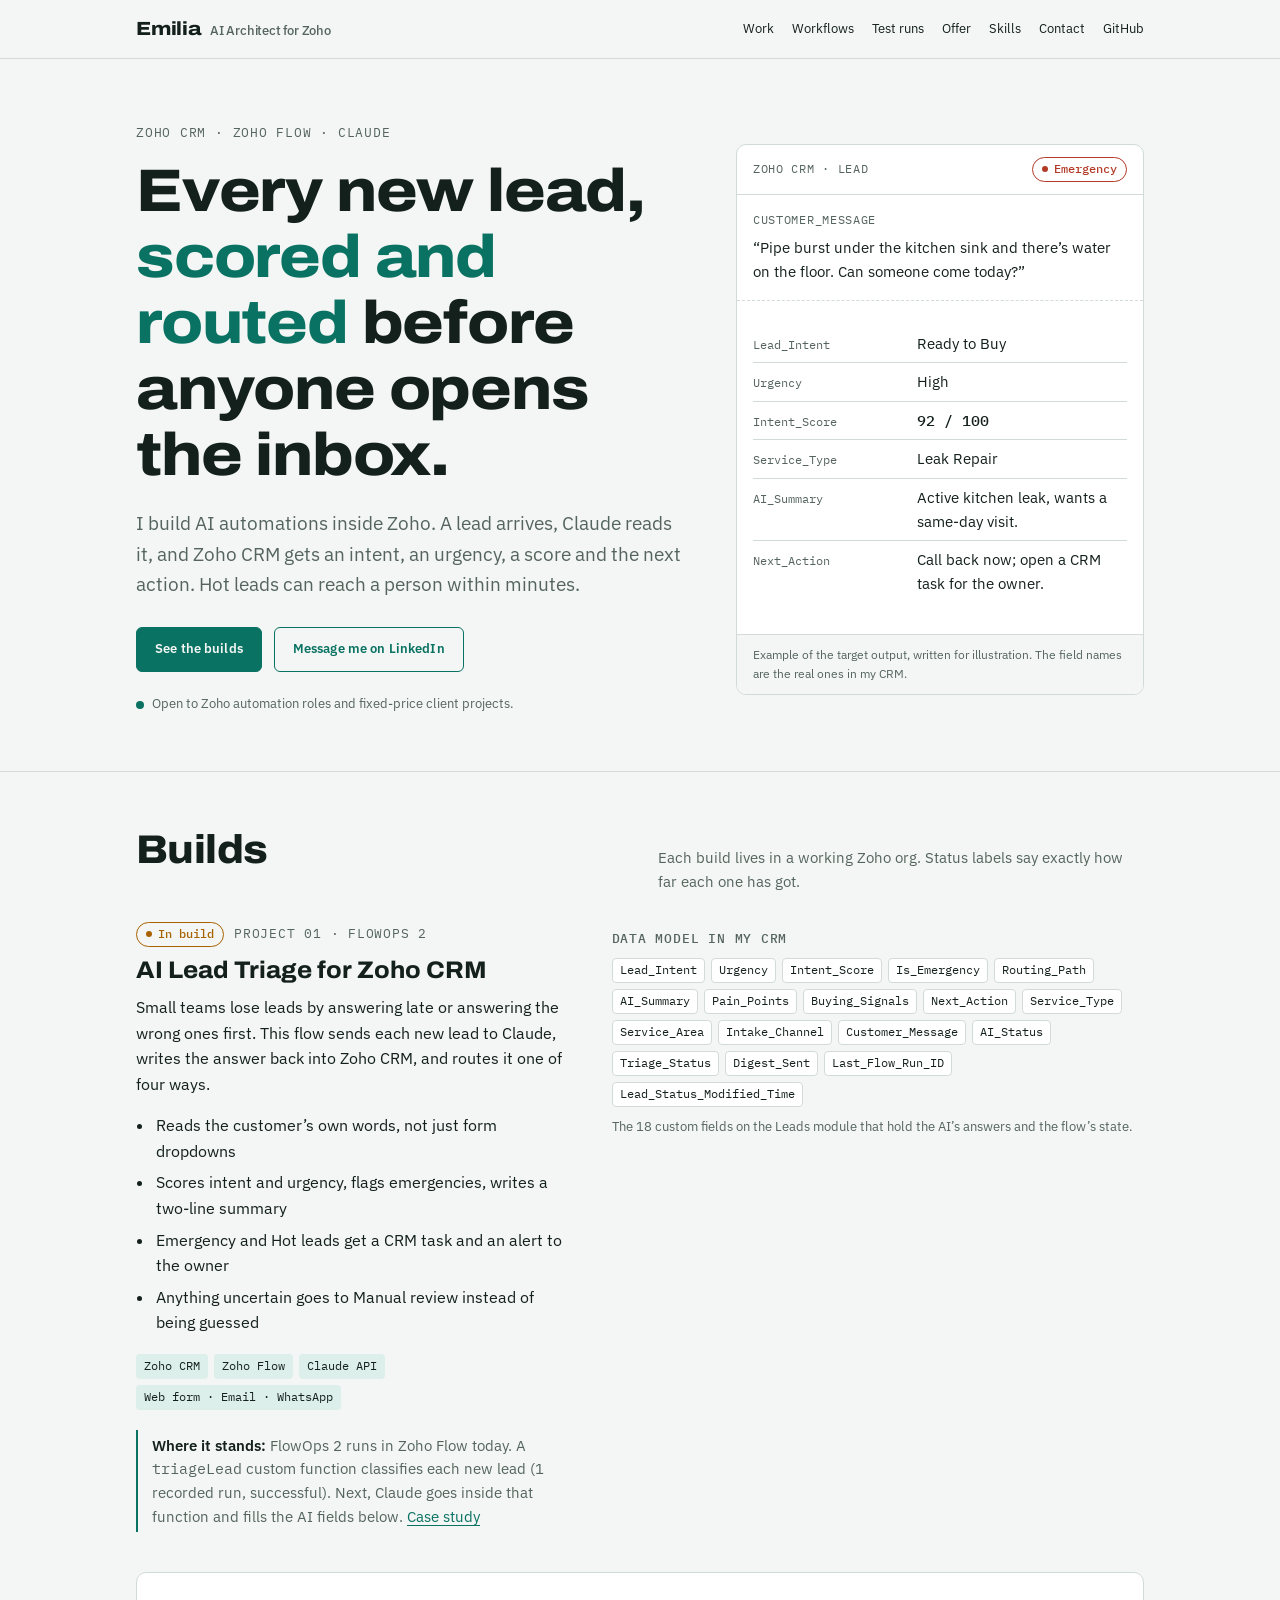
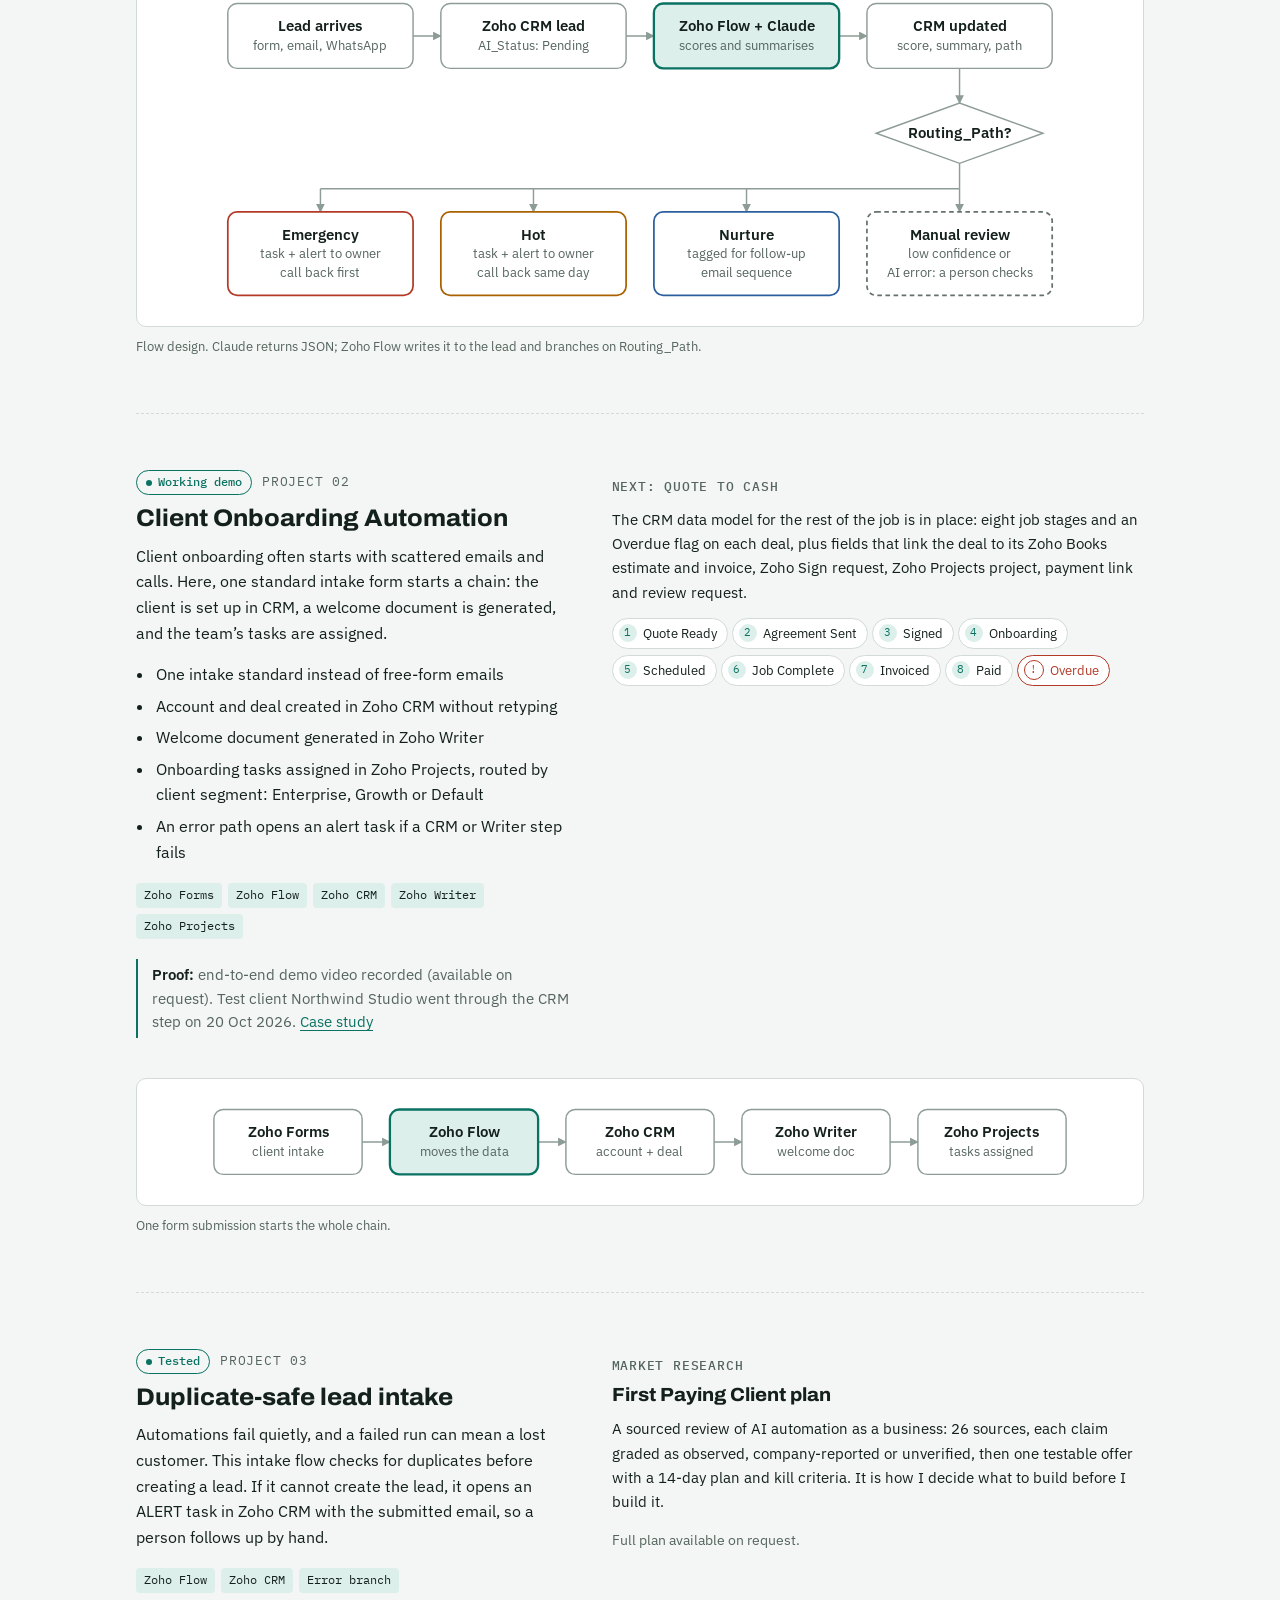
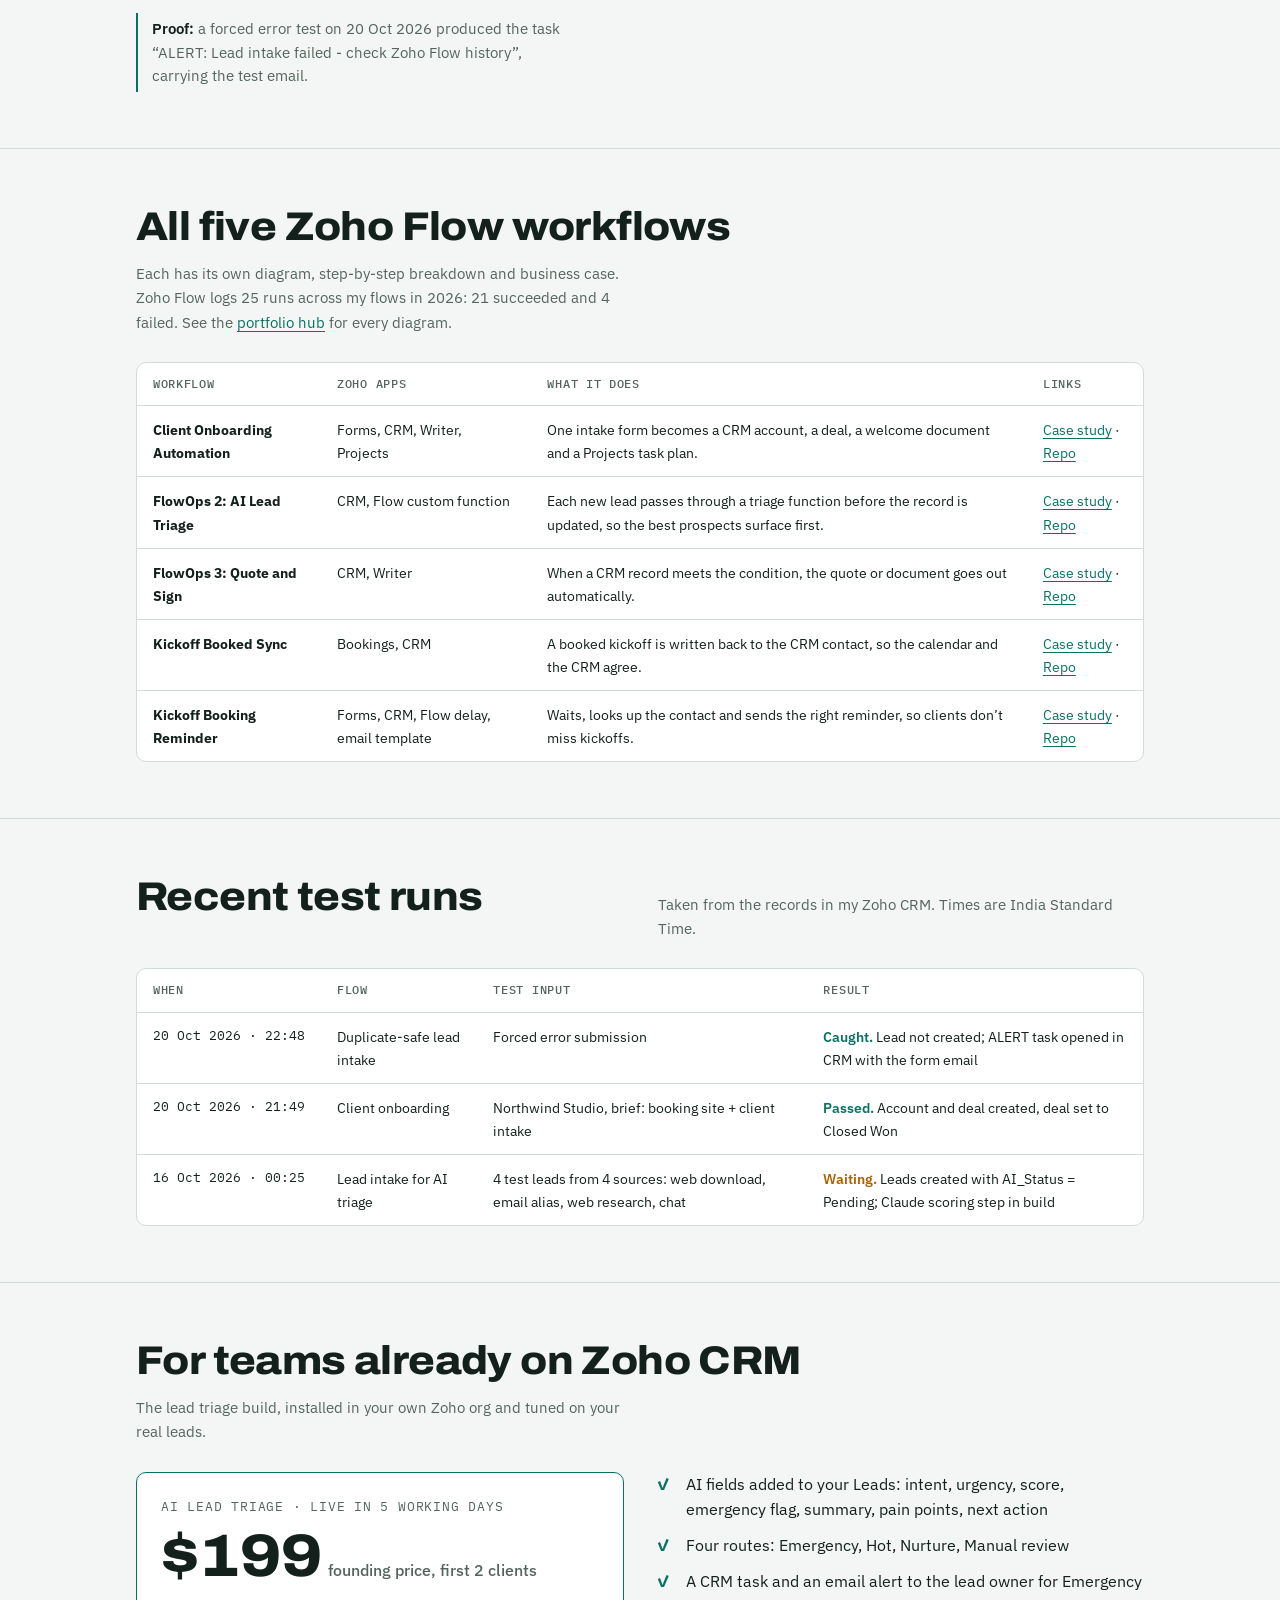
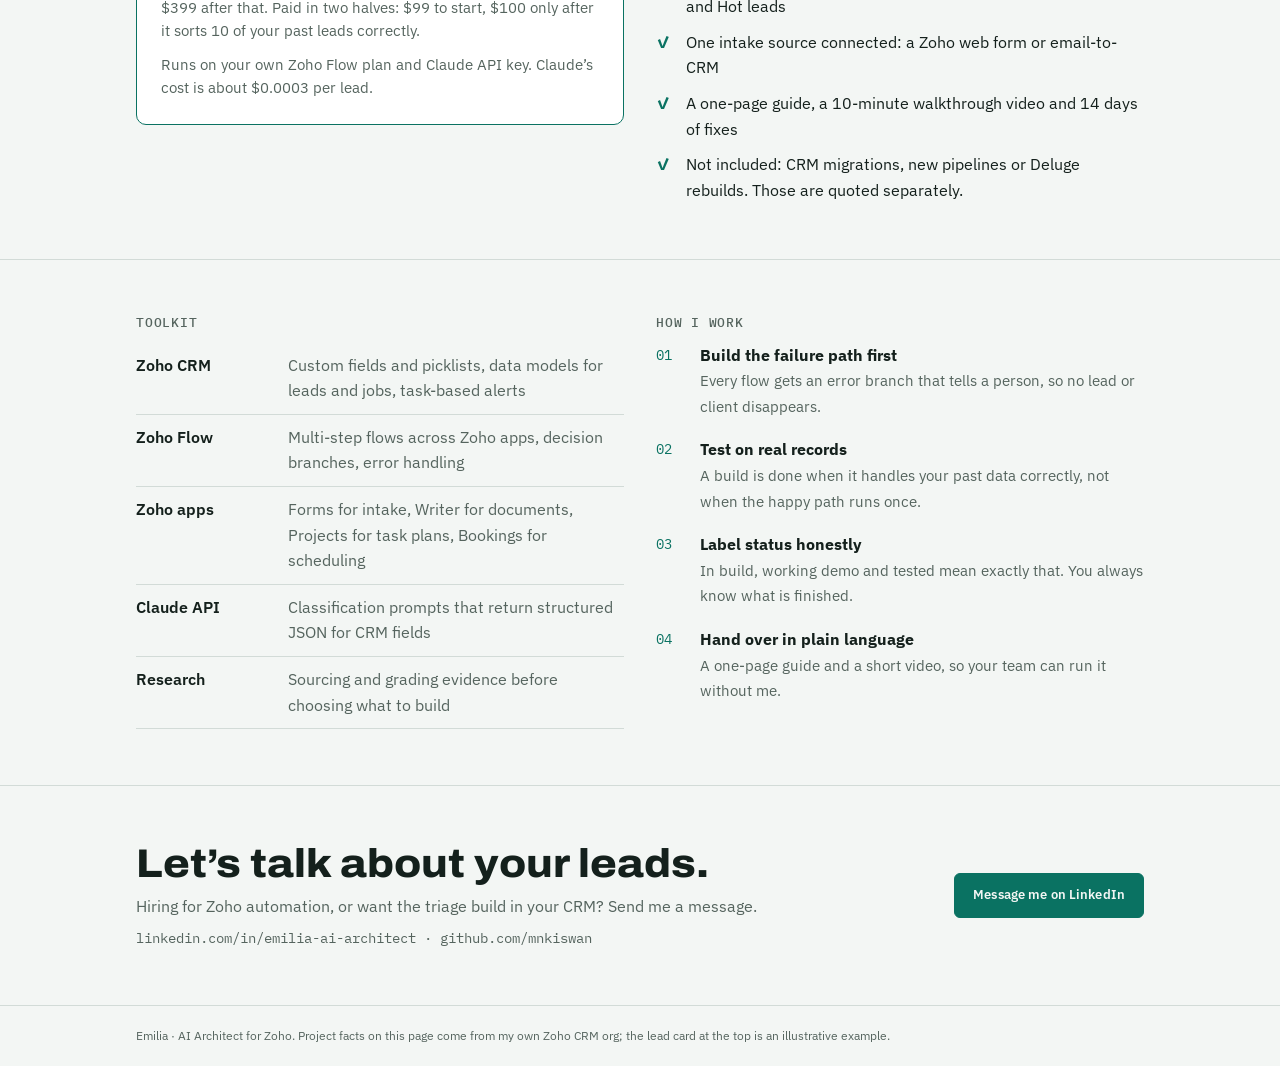
<file: index.html>
<!doctype html>
<html lang="en">
<head>
<meta charset="utf-8">
<meta name="viewport" content="width=device-width, initial-scale=1, viewport-fit=cover">
<title>Emilia, AI Architect</title>
<meta name="description" content="Emilia, AI Architect for Zoho: AI lead triage, client onboarding and reliable Zoho Flow automations built with Zoho CRM and Claude.">
<meta property="og:title" content="Emilia, AI Architect for Zoho">
<meta property="og:description" content="Emilia, AI Architect for Zoho: AI lead triage, client onboarding and reliable Zoho Flow automations built with Zoho CRM and Claude.">
<meta property="og:type" content="website">
<meta property="og:url" content="https://mnkiswan.github.io/">
<meta name="color-scheme" content="light dark">
<link rel="icon" href="data:image/svg+xml,%3Csvg xmlns='http://www.w3.org/2000/svg' viewBox='0 0 32 32'%3E%3Crect width='32' height='32' rx='7' fill='%230A7262'/%3E%3Ctext x='16' y='22' font-family='Arial' font-weight='700' font-size='17' fill='white' text-anchor='middle'%3EE%3C/text%3E%3C/svg%3E">
<link rel="preconnect" href="https://fonts.googleapis.com">
<link rel="preconnect" href="https://fonts.gstatic.com" crossorigin>
<link rel="stylesheet" href="https://fonts.googleapis.com/css2?family=Archivo:wdth,wght@62..125,100..900&family=IBM+Plex+Mono:wght@400;500&family=IBM+Plex+Sans:wght@400;500;600&display=swap">
<style>
html { -webkit-text-size-adjust: 100%; scroll-behavior: smooth; }
body { margin: 0; }
img { max-width: 100%; }
[hidden] { display: none !important; }

/* Layout: one 1040px column on cool field-manual paper. Hero = thesis left, an example lead card right.
   Each project is a band: status chip, what it does, a schematic, then the evidence from the CRM. */
:root {
  --paper: #F3F6F4;
  --panel: #FFFFFF;
  --ink: #14201C;
  --muted: #55645E;
  --rule: #D2DBD7;
  --line: #8E9C96;
  --accent: #0A7262;
  --accent-soft: #DDEFEA;
  --crit: #B23A27;
  --hot: #A96200;
  --nurture: #2B5F9E;
  --review: #66716C;
  --f-display: "Archivo", "Arial Narrow", "Helvetica Neue", Arial, sans-serif;
  --f-body: "IBM Plex Sans", system-ui, -apple-system, "Segoe UI", Roboto, sans-serif;
  --f-mono: "IBM Plex Mono", ui-monospace, SFMono-Regular, Menlo, Consolas, monospace;
  --step--1: 0.8125rem;
  --step-0: 1rem;
  --step-1: 1.1875rem;
  --step-2: 1.5rem;
  --step-3: clamp(1.75rem, 1.2rem + 2.2vw, 2.5rem);
  --step-4: clamp(2.25rem, 1.4rem + 3.6vw, 3.75rem);
}
@media (prefers-color-scheme: dark) {
  :root:not([data-theme="light"]) {
    --paper: #0E1412; --panel: #151D1A; --ink: #E3ECE8; --muted: #98A9A2; --rule: #26322E; --line: #6A7A74;
    --accent: #48C4AE; --accent-soft: #12302A; --crit: #EA7864; --hot: #E2A443; --nurture: #78A9E6; --review: #A3AEA9;
    color-scheme: dark;
  }
}
:root[data-theme="dark"] {
  --paper: #0E1412; --panel: #151D1A; --ink: #E3ECE8; --muted: #98A9A2; --rule: #26322E; --line: #6A7A74;
  --accent: #48C4AE; --accent-soft: #12302A; --crit: #EA7864; --hot: #E2A443; --nurture: #78A9E6; --review: #A3AEA9;
  color-scheme: dark;
}

* { box-sizing: border-box; }
body {
  background: var(--paper);
  color: var(--ink);
  font-family: var(--f-body);
  font-size: var(--step-0);
  line-height: 1.6;
  -webkit-font-smoothing: antialiased;
}
.wrap {
  max-width: 1040px;
  margin: 0 auto;
  padding-left: max(16px, env(safe-area-inset-left, 0px));
  padding-right: max(16px, env(safe-area-inset-right, 0px));
}
a { color: var(--accent); text-underline-offset: 3px; }
a:focus-visible, button:focus-visible { outline: 2px solid var(--accent); outline-offset: 3px; border-radius: 4px; }
h1, h2, h3 { font-family: var(--f-display); text-wrap: balance; margin: 0; line-height: 1.1; }
p { margin: 0; }
.mono { font-family: var(--f-mono); }
.eyebrow {
  font-family: var(--f-mono); font-size: var(--step--1); letter-spacing: 0.06em; text-transform: uppercase; color: var(--muted);
}

/* Top bar */
.top { border-bottom: 1px solid var(--rule); }
.top .wrap { display: flex; flex-wrap: wrap; align-items: center; justify-content: space-between; gap: 12px; padding-block: 14px; }
.brand { font-family: var(--f-display); font-weight: 800; font-stretch: 115%; font-size: var(--step-1); letter-spacing: -0.01em; }
.brand span { color: var(--muted); font-weight: 500; font-stretch: 100%; font-family: var(--f-body); font-size: var(--step--1); margin-left: 8px; }
.nav { display: flex; flex-wrap: wrap; gap: 18px; font-size: var(--step--1); }
.nav a { color: var(--ink); text-decoration: none; }
.nav a:hover { color: var(--accent); }

/* Hero */
.hero .wrap { display: grid; grid-template-columns: minmax(0, 1.15fr) minmax(0, 0.85fr); gap: 48px; align-items: center; padding-block: 64px 56px; }
.hero h1 { font-size: var(--step-4); font-weight: 800; font-stretch: 112%; letter-spacing: -0.02em; margin-top: 14px; }
.hero h1 em { font-style: normal; color: var(--accent); }
.hero .lede { margin-top: 20px; font-size: var(--step-1); color: var(--muted); max-width: 34em; }
.cta { margin-top: 28px; display: flex; flex-wrap: wrap; gap: 12px; }
.btn {
  display: inline-flex; align-items: center; gap: 8px; padding: 11px 18px; border-radius: 6px; font-weight: 600;
  text-decoration: none; border: 1.5px solid var(--accent); font-size: var(--step--1); letter-spacing: 0.01em;
}
.btn.solid { background: var(--accent); color: var(--paper); }
.btn.ghost { color: var(--accent); background: transparent; }
.btn:hover { filter: brightness(1.08); }
.open { margin-top: 22px; font-size: var(--step--1); color: var(--muted); display: flex; align-items: center; gap: 8px; }
.open::before { content: ""; width: 8px; height: 8px; border-radius: 50%; background: var(--accent); flex: none; }

/* Example lead card */
.leadcard { background: var(--panel); border: 1px solid var(--rule); border-radius: 10px; overflow: hidden; min-width: 0; }
.leadcard header { display: flex; justify-content: space-between; align-items: center; gap: 10px; padding: 12px 16px; border-bottom: 1px solid var(--rule); }
.leadcard header .eyebrow { font-size: 0.72rem; }
.msg { padding: 16px; border-bottom: 1px dashed var(--rule); }
.msg .eyebrow { font-size: 0.72rem; }
.msg p { margin-top: 6px; font-size: 0.95rem; }
.fields { padding: 8px 16px 16px; display: grid; gap: 0; }
.field { display: grid; grid-template-columns: 9.5em minmax(0, 1fr); gap: 12px; padding: 7px 0; border-bottom: 1px solid var(--rule); align-items: baseline; }
.field:last-child { border-bottom: 0; }
.field dt { font-family: var(--f-mono); font-size: 0.78rem; color: var(--muted); }
.field dd { margin: 0; font-size: 0.92rem; min-width: 0; }
.score { font-family: var(--f-mono); font-variant-numeric: tabular-nums; font-weight: 500; }
.chip {
  display: inline-flex; align-items: center; gap: 6px; font-family: var(--f-mono); font-size: 0.74rem; font-weight: 500;
  padding: 2px 9px; border-radius: 999px; border: 1px solid currentColor; white-space: nowrap; line-height: 1.6;
}
.chip::before { content: ""; width: 6px; height: 6px; border-radius: 50%; background: currentColor; }
.c-crit { color: var(--crit); } .c-hot { color: var(--hot); } .c-nurture { color: var(--nurture); } .c-review { color: var(--review); } .c-accent { color: var(--accent); }
.note { font-size: 0.75rem; color: var(--muted); padding: 10px 16px; background: var(--paper); border-top: 1px solid var(--rule); }

/* Sections */
section.band { border-top: 1px solid var(--rule); }
section.band > .wrap { padding-block: 56px; }
.sec-head { display: flex; flex-wrap: wrap; align-items: baseline; justify-content: space-between; gap: 12px 24px; margin-bottom: 28px; }
.sec-head h2 { font-size: var(--step-3); font-weight: 800; font-stretch: 108%; letter-spacing: -0.015em; }
.sec-head p { color: var(--muted); max-width: 32em; font-size: 0.95rem; }

.project { display: grid; grid-template-columns: minmax(0, 0.9fr) minmax(0, 1.1fr); gap: 40px; }
.project + .project { margin-top: 56px; padding-top: 56px; border-top: 1px dashed var(--rule); }
.project h3 { font-size: var(--step-2); font-weight: 750; font-stretch: 105%; margin-top: 10px; }
.project .summary { margin-top: 12px; max-width: 34em; }
.project ul { margin: 16px 0 0; padding-left: 1.1em; display: grid; gap: 6px; }
.project li { padding-left: 2px; }
.stack { margin-top: 18px; display: flex; flex-wrap: wrap; gap: 6px; }
.tag { font-family: var(--f-mono); font-size: 0.74rem; padding: 3px 8px; border-radius: 4px; background: var(--accent-soft); color: var(--ink); }
.status-row { display: flex; flex-wrap: wrap; align-items: center; gap: 10px; }
.evidence { margin-top: 20px; border-left: 2px solid var(--accent); padding: 4px 0 4px 14px; font-size: 0.92rem; color: var(--muted); }
.evidence strong { color: var(--ink); font-weight: 600; }

.diagram, .side { min-width: 0; }
.project .full { grid-column: 1 / -1; order: 3; }
.full .scroll svg { max-width: 880px; margin: 0 auto; }
.side .schema { margin-top: 0; }
.scroll { overflow-x: auto; border: 1px solid var(--rule); border-radius: 10px; background: var(--panel); padding: 12px; }
.scroll svg { display: block; width: 100%; min-width: 620px; height: auto; }
.cap { margin-top: 10px; font-size: 0.8rem; color: var(--muted); }

/* SVG styling through tokens */
.d-box { fill: var(--panel); stroke: var(--line); stroke-width: 1.25; }
.d-main { fill: var(--accent-soft); stroke: var(--accent); stroke-width: 2; }
.d-edge { fill: none; stroke: var(--line); stroke-width: 1.25; }
.d-head { fill: var(--line); }
.d-name { fill: var(--ink); font-family: var(--f-body); font-weight: 600; font-size: 13px; }
.d-sub { fill: var(--muted); font-family: var(--f-body); font-size: 11.5px; }
.d-crit { fill: var(--panel); stroke: var(--crit); stroke-width: 1.5; }
.d-hot { fill: var(--panel); stroke: var(--hot); stroke-width: 1.5; }
.d-nurture { fill: var(--panel); stroke: var(--nurture); stroke-width: 1.5; }
.d-review { fill: var(--panel); stroke: var(--review); stroke-width: 1.5; stroke-dasharray: 4 3; }

/* Field list (data model) */
.schema { margin-top: 20px; display: flex; flex-wrap: wrap; gap: 6px; }
.schema code { font-family: var(--f-mono); font-size: 0.74rem; padding: 2px 7px; border: 1px solid var(--rule); border-radius: 4px; color: var(--ink); background: var(--panel); }

/* Job lifecycle stepper */
.stages { list-style: none; margin: 14px 0 0; padding: 0; display: flex; flex-wrap: wrap; gap: 6px 4px; counter-reset: st; }
.stages li { counter-increment: st; display: inline-flex; align-items: center; gap: 6px; font-size: 0.82rem; padding: 4px 10px 4px 6px; border: 1px solid var(--rule); border-radius: 999px; background: var(--panel); }
.stages li::before { content: counter(st); font-family: var(--f-mono); font-size: 0.7rem; width: 18px; height: 18px; border-radius: 50%; display: inline-grid; place-items: center; background: var(--accent-soft); color: var(--accent); }
.stages li.exception { border-color: var(--crit); color: var(--crit); }
.stages li.exception::before { content: "!"; background: transparent; color: var(--crit); border: 1px solid var(--crit); }

/* Run log */
.tablewrap { overflow-x: auto; border: 1px solid var(--rule); border-radius: 10px; background: var(--panel); }
table { width: 100%; border-collapse: collapse; min-width: 640px; font-size: 0.9rem; }
th, td { text-align: left; padding: 12px 16px; border-bottom: 1px solid var(--rule); vertical-align: top; }
th { font-family: var(--f-mono); font-size: 0.72rem; letter-spacing: 0.06em; text-transform: uppercase; color: var(--muted); font-weight: 500; }
tr:last-child td { border-bottom: 0; }
td.when { font-family: var(--f-mono); font-variant-numeric: tabular-nums; white-space: nowrap; font-size: 0.82rem; }
.ok { color: var(--accent); font-weight: 600; }
.warn { color: var(--hot); font-weight: 600; }

/* Offer */
.offer { display: grid; grid-template-columns: minmax(0, 1fr) minmax(0, 1fr); gap: 32px; align-items: start; }
.price { background: var(--panel); border: 1.5px solid var(--accent); border-radius: 10px; padding: 24px; }
.price .amount { font-family: var(--f-display); font-weight: 800; font-stretch: 110%; font-size: var(--step-4); line-height: 1; margin-top: 8px; font-variant-numeric: tabular-nums; }
.price .amount small { font-size: var(--step-0); font-weight: 500; color: var(--muted); font-family: var(--f-body); font-stretch: 100%; margin-left: 6px; }
.price p { margin-top: 10px; color: var(--muted); font-size: 0.92rem; }
.checks { list-style: none; padding: 0; margin: 0; display: grid; gap: 10px; }
.checks li { display: grid; grid-template-columns: 22px minmax(0, 1fr); gap: 8px; }
.checks li::before { content: "\2713"; color: var(--accent); font-weight: 700; }

/* Skills + principles */
.two { display: grid; grid-template-columns: minmax(0, 1fr) minmax(0, 1fr); gap: 32px; }
.kv { display: grid; gap: 0; margin: 0; }
.kv div { display: grid; grid-template-columns: 8.5em minmax(0, 1fr); gap: 16px; padding: 10px 0; border-bottom: 1px solid var(--rule); }
.kv dt { font-weight: 600; }
.kv dd { margin: 0; color: var(--muted); }
.principles { list-style: none; margin: 0; padding: 0; display: grid; gap: 18px; counter-reset: pr; }
.principles li { display: grid; grid-template-columns: 34px minmax(0, 1fr); gap: 10px; }
.principles li::before { counter-increment: pr; content: counter(pr, decimal-leading-zero); font-family: var(--f-mono); color: var(--accent); font-size: 0.85rem; padding-top: 2px; }
.principles strong { display: block; }
.principles span { color: var(--muted); font-size: 0.95rem; }
h3.minor { font-family: var(--f-mono); font-size: var(--step--1); font-weight: 500; letter-spacing: 0.06em; text-transform: uppercase; color: var(--muted); margin-bottom: 12px; }

/* Contact */
.contact { display: flex; flex-wrap: wrap; justify-content: space-between; align-items: center; gap: 20px; }
.contact h2 { font-size: var(--step-3); font-weight: 800; font-stretch: 108%; }
.contact p { color: var(--muted); margin-top: 8px; }
.url { font-family: var(--f-mono); font-size: 0.85rem; color: var(--muted); margin-top: 8px; word-break: break-all; }
footer { border-top: 1px solid var(--rule); }
footer .wrap { padding-block: 20px; font-size: 0.78rem; color: var(--muted); }

@media (max-width: 820px) {
  .hero .wrap, .project, .offer, .two { grid-template-columns: minmax(0, 1fr); }
  .hero .wrap { gap: 32px; padding-block: 40px; }
  section.band > .wrap { padding-block: 44px; }
}
@media (max-width: 480px) {
  .field { grid-template-columns: minmax(0, 1fr); gap: 2px; }
  .kv div { grid-template-columns: minmax(0, 1fr); gap: 2px; }
  .nav { gap: 14px; }
}
@media (prefers-reduced-motion: no-preference) {
  .btn { transition: filter .15s ease; }
}
</style>
</head>
<body>
<header class="top">
  <div class="wrap">
    <div class="brand">Emilia<span>AI Architect for Zoho</span></div>
    <nav class="nav" aria-label="Sections">
      <a href="#work">Work</a>
      <a href="#workflows">Workflows</a>
      <a href="#runs">Test runs</a>
      <a href="#offer">Offer</a>
      <a href="#skills">Skills</a>
      <a href="#contact">Contact</a>
      <a href="https://github.com/mnkiswan" target="_blank" rel="noopener">GitHub</a>
    </nav>
  </div>
</header>

<section class="hero">
  <div class="wrap">
    <div>
      <div class="eyebrow">Zoho CRM · Zoho Flow · Claude</div>
      <h1>Every new lead, <em>scored and routed</em> before anyone opens the inbox.</h1>
      <p class="lede">I build AI automations inside Zoho. A lead arrives, Claude reads it, and Zoho CRM gets an intent, an urgency, a score and the next action. Hot leads can reach a person within minutes.</p>
      <div class="cta">
        <a class="btn solid" href="#work">See the builds</a>
        <a class="btn ghost" href="https://www.linkedin.com/in/emilia-ai-architect/" target="_blank" rel="noopener">Message me on LinkedIn</a>
      </div>
      <p class="open">Open to Zoho automation roles and fixed-price client projects.</p>
    </div>

    <aside class="leadcard" aria-label="Example of the target output for one lead">
      <header>
        <span class="eyebrow">Zoho CRM · Lead</span>
        <span class="chip c-crit">Emergency</span>
      </header>
      <div class="msg">
        <div class="eyebrow">Customer_Message</div>
        <p>“Pipe burst under the kitchen sink and there’s water on the floor. Can someone come today?”</p>
      </div>
      <dl class="fields">
        <div class="field"><dt>Lead_Intent</dt><dd>Ready to Buy</dd></div>
        <div class="field"><dt>Urgency</dt><dd>High</dd></div>
        <div class="field"><dt>Intent_Score</dt><dd class="score">92 / 100</dd></div>
        <div class="field"><dt>Service_Type</dt><dd>Leak Repair</dd></div>
        <div class="field"><dt>AI_Summary</dt><dd>Active kitchen leak, wants a same-day visit.</dd></div>
        <div class="field"><dt>Next_Action</dt><dd>Call back now; open a CRM task for the owner.</dd></div>
      </dl>
      <div class="note">Example of the target output, written for illustration. The field names are the real ones in my CRM.</div>
    </aside>
  </div>
</section>

<section class="band" id="work">
  <div class="wrap">
    <div class="sec-head">
      <h2>Builds</h2>
      <p>Each build lives in a working Zoho org. Status labels say exactly how far each one has got.</p>
    </div>

    <!-- Project 1 -->
    <article class="project">
      <div>
        <div class="status-row">
          <span class="chip c-hot">In build</span>
          <span class="eyebrow">Project 01 · FlowOps 2</span>
        </div>
        <h3>AI Lead Triage for Zoho CRM</h3>
        <p class="summary">Small teams lose leads by answering late or answering the wrong ones first. This flow sends each new lead to Claude, writes the answer back into Zoho CRM, and routes it one of four ways.</p>
        <ul>
          <li>Reads the customer’s own words, not just form dropdowns</li>
          <li>Scores intent and urgency, flags emergencies, writes a two-line summary</li>
          <li>Emergency and Hot leads get a CRM task and an alert to the owner</li>
          <li>Anything uncertain goes to Manual review instead of being guessed</li>
        </ul>
        <div class="stack">
          <span class="tag">Zoho CRM</span><span class="tag">Zoho Flow</span><span class="tag">Claude API</span><span class="tag">Web form · Email · WhatsApp</span>
        </div>
        <p class="evidence"><strong>Where it stands:</strong> FlowOps 2 runs in Zoho Flow today. A <span class="mono">triageLead</span> custom function classifies each new lead (1 recorded run, successful). Next, Claude goes inside that function and fills the AI fields below. <a href="https://mnkiswan.github.io/flowops-2-ai-lead-triage/" target="_blank" rel="noopener">Case study</a></p>
      </div>
      <div class="diagram full">
        <div class="scroll">
          <svg viewBox="0 0 760 284" role="img" aria-label="Lead triage flow: lead arrives, enters Zoho CRM, Zoho Flow sends it to Claude, CRM is updated, then the lead is routed to Emergency, Hot, Nurture or Manual review">
            <defs>
              <marker id="tri-arrow" viewBox="0 0 10 10" refX="9" refY="5" markerWidth="6" markerHeight="6" orient="auto-start-reverse"><path class="d-head" d="M0 0L10 5L0 10z"/></marker>
            </defs>
            <g>
              <path class="d-edge" d="M184 44H208" marker-end="url(#tri-arrow)"/>
              <path class="d-edge" d="M368 44H392" marker-end="url(#tri-arrow)"/>
              <path class="d-edge" d="M552 44H576" marker-end="url(#tri-arrow)"/>
              <path class="d-edge" d="M656 72V102" marker-end="url(#tri-arrow)"/>
              <path class="d-edge" d="M656 154V176"/>
              <path class="d-edge" d="M104 176H656"/>
              <path class="d-edge" d="M104 176V196" marker-end="url(#tri-arrow)"/>
              <path class="d-edge" d="M288 176V196" marker-end="url(#tri-arrow)"/>
              <path class="d-edge" d="M472 176V196" marker-end="url(#tri-arrow)"/>
              <path class="d-edge" d="M656 176V196" marker-end="url(#tri-arrow)"/>
            </g>
            <rect class="d-box" x="24" y="16" width="160" height="56" rx="8"/>
            <text class="d-name" x="104" y="40" text-anchor="middle">Lead arrives</text>
            <text class="d-sub" x="104" y="56" text-anchor="middle">form, email, WhatsApp</text>
            <rect class="d-box" x="208" y="16" width="160" height="56" rx="8"/>
            <text class="d-name" x="288" y="40" text-anchor="middle">Zoho CRM lead</text>
            <text class="d-sub" x="288" y="56" text-anchor="middle">AI_Status: Pending</text>
            <rect class="d-main" x="392" y="16" width="160" height="56" rx="8"/>
            <text class="d-name" x="472" y="40" text-anchor="middle">Zoho Flow + Claude</text>
            <text class="d-sub" x="472" y="56" text-anchor="middle">scores and summarises</text>
            <rect class="d-box" x="576" y="16" width="160" height="56" rx="8"/>
            <text class="d-name" x="656" y="40" text-anchor="middle">CRM updated</text>
            <text class="d-sub" x="656" y="56" text-anchor="middle">score, summary, path</text>
            <polygon class="d-box" points="584,128 656,102 728,128 656,154"/>
            <text class="d-name" x="656" y="132" text-anchor="middle">Routing_Path?</text>
            <rect class="d-crit" x="24" y="196" width="160" height="72" rx="8"/>
            <text class="d-name" x="104" y="220" text-anchor="middle">Emergency</text>
            <text class="d-sub" x="104" y="236" text-anchor="middle">task + alert to owner</text>
            <text class="d-sub" x="104" y="252" text-anchor="middle">call back first</text>
            <rect class="d-hot" x="208" y="196" width="160" height="72" rx="8"/>
            <text class="d-name" x="288" y="220" text-anchor="middle">Hot</text>
            <text class="d-sub" x="288" y="236" text-anchor="middle">task + alert to owner</text>
            <text class="d-sub" x="288" y="252" text-anchor="middle">call back same day</text>
            <rect class="d-nurture" x="392" y="196" width="160" height="72" rx="8"/>
            <text class="d-name" x="472" y="220" text-anchor="middle">Nurture</text>
            <text class="d-sub" x="472" y="236" text-anchor="middle">tagged for follow-up</text>
            <text class="d-sub" x="472" y="252" text-anchor="middle">email sequence</text>
            <rect class="d-review" x="576" y="196" width="160" height="72" rx="8"/>
            <text class="d-name" x="656" y="220" text-anchor="middle">Manual review</text>
            <text class="d-sub" x="656" y="236" text-anchor="middle">low confidence or</text>
            <text class="d-sub" x="656" y="252" text-anchor="middle">AI error: a person checks</text>
          </svg>
        </div>
        <p class="cap">Flow design. Claude returns JSON; Zoho Flow writes it to the lead and branches on Routing_Path.</p>
      </div>
      <div class="side">
        <h3 class="minor">Data model in my CRM</h3>
        <div class="schema" aria-label="Custom lead fields in the CRM">
          <code>Lead_Intent</code><code>Urgency</code><code>Intent_Score</code><code>Is_Emergency</code><code>Routing_Path</code><code>AI_Summary</code><code>Pain_Points</code><code>Buying_Signals</code><code>Next_Action</code><code>Service_Type</code><code>Service_Area</code><code>Intake_Channel</code><code>Customer_Message</code><code>AI_Status</code><code>Triage_Status</code><code>Digest_Sent</code><code>Last_Flow_Run_ID</code><code>Lead_Status_Modified_Time</code>
        </div>
        <p class="cap">The 18 custom fields on the Leads module that hold the AI’s answers and the flow’s state.</p>
      </div>
    </article>

    <!-- Project 2 -->
    <article class="project">
      <div>
        <div class="status-row">
          <span class="chip c-accent">Working demo</span>
          <span class="eyebrow">Project 02</span>
        </div>
        <h3>Client Onboarding Automation</h3>
        <p class="summary">Client onboarding often starts with scattered emails and calls. Here, one standard intake form starts a chain: the client is set up in CRM, a welcome document is generated, and the team’s tasks are assigned.</p>
        <ul>
          <li>One intake standard instead of free-form emails</li>
          <li>Account and deal created in Zoho CRM without retyping</li>
          <li>Welcome document generated in Zoho Writer</li>
          <li>Onboarding tasks assigned in Zoho Projects, routed by client segment: Enterprise, Growth or Default</li>
          <li>An error path opens an alert task if a CRM or Writer step fails</li>
        </ul>
        <div class="stack">
          <span class="tag">Zoho Forms</span><span class="tag">Zoho Flow</span><span class="tag">Zoho CRM</span><span class="tag">Zoho Writer</span><span class="tag">Zoho Projects</span>
        </div>
        <p class="evidence"><strong>Proof:</strong> end-to-end demo video recorded (available on request). Test client Northwind Studio went through the CRM step on 20 Oct 2026. <a href="https://mnkiswan.github.io/client-onboarding-automation/" target="_blank" rel="noopener">Case study</a></p>
      </div>
      <div class="diagram full">
        <div class="scroll">
          <svg viewBox="0 0 760 88" role="img" aria-label="Onboarding chain: Zoho Forms intake, Zoho Flow, Zoho CRM account and deal, Zoho Writer welcome doc, Zoho Projects tasks">
            <defs>
              <marker id="onb-arrow" viewBox="0 0 10 10" refX="9" refY="5" markerWidth="6" markerHeight="6" orient="auto-start-reverse"><path class="d-head" d="M0 0L10 5L0 10z"/></marker>
            </defs>
            <path class="d-edge" d="M140 44H164" marker-end="url(#onb-arrow)"/>
            <path class="d-edge" d="M292 44H316" marker-end="url(#onb-arrow)"/>
            <path class="d-edge" d="M444 44H468" marker-end="url(#onb-arrow)"/>
            <path class="d-edge" d="M596 44H620" marker-end="url(#onb-arrow)"/>
            <rect class="d-box" x="12" y="16" width="128" height="56" rx="8"/>
            <text class="d-name" x="76" y="40" text-anchor="middle">Zoho Forms</text>
            <text class="d-sub" x="76" y="56" text-anchor="middle">client intake</text>
            <rect class="d-main" x="164" y="16" width="128" height="56" rx="8"/>
            <text class="d-name" x="228" y="40" text-anchor="middle">Zoho Flow</text>
            <text class="d-sub" x="228" y="56" text-anchor="middle">moves the data</text>
            <rect class="d-box" x="316" y="16" width="128" height="56" rx="8"/>
            <text class="d-name" x="380" y="40" text-anchor="middle">Zoho CRM</text>
            <text class="d-sub" x="380" y="56" text-anchor="middle">account + deal</text>
            <rect class="d-box" x="468" y="16" width="128" height="56" rx="8"/>
            <text class="d-name" x="532" y="40" text-anchor="middle">Zoho Writer</text>
            <text class="d-sub" x="532" y="56" text-anchor="middle">welcome doc</text>
            <rect class="d-box" x="620" y="16" width="128" height="56" rx="8"/>
            <text class="d-name" x="684" y="40" text-anchor="middle">Zoho Projects</text>
            <text class="d-sub" x="684" y="56" text-anchor="middle">tasks assigned</text>
          </svg>
        </div>
        <p class="cap">One form submission starts the whole chain.</p>
      </div>
      <div class="side">
        <h3 class="minor">Next: quote to cash</h3>
        <p style="font-size:0.95rem">The CRM data model for the rest of the job is in place: eight job stages and an Overdue flag on each deal, plus fields that link the deal to its Zoho Books estimate and invoice, Zoho Sign request, Zoho Projects project, payment link and review request.</p>
        <ol class="stages" aria-label="Job_Status stages">
          <li>Quote Ready</li><li>Agreement Sent</li><li>Signed</li><li>Onboarding</li><li>Scheduled</li><li>Job Complete</li><li>Invoiced</li><li>Paid</li><li class="exception">Overdue</li>
        </ol>
      </div>
    </article>

    <!-- Project 3 -->
    <article class="project">
      <div>
        <div class="status-row">
          <span class="chip c-accent">Tested</span>
          <span class="eyebrow">Project 03</span>
        </div>
        <h3>Duplicate-safe lead intake</h3>
        <p class="summary">Automations fail quietly, and a failed run can mean a lost customer. This intake flow checks for duplicates before creating a lead. If it cannot create the lead, it opens an ALERT task in Zoho CRM with the submitted email, so a person follows up by hand.</p>
        <div class="stack">
          <span class="tag">Zoho Flow</span><span class="tag">Zoho CRM</span><span class="tag">Error branch</span>
        </div>
        <p class="evidence"><strong>Proof:</strong> a forced error test on 20 Oct 2026 produced the task “ALERT: Lead intake failed - check Zoho Flow history”, carrying the test email.</p>
      </div>
      <div>
        <h3 class="minor">Market research</h3>
        <h3 style="font-size:var(--step-1);margin-top:0">First Paying Client plan</h3>
        <p style="margin-top:10px;font-size:0.95rem">A sourced review of AI automation as a business: 26 sources, each claim graded as observed, company-reported or unverified, then one testable offer with a 14-day plan and kill criteria. It is how I decide what to build before I build it.</p>
        <p style="margin-top:14px;font-size:0.9rem;color:var(--muted)">Full plan available on request.</p>
      </div>
    </article>
  </div>
</section>

<section class="band" id="workflows">
  <div class="wrap">
    <div class="sec-head">
      <h2>All five Zoho Flow workflows</h2>
      <p>Each has its own diagram, step-by-step breakdown and business case. Zoho Flow logs 25 runs across my flows in 2026: 21 succeeded and 4 failed. See the <a href="https://mnkiswan.github.io/zoho-flow-portfolio/" target="_blank" rel="noopener">portfolio hub</a> for every diagram.</p>
    </div>
    <div class="tablewrap">
      <table>
        <thead><tr><th scope="col">Workflow</th><th scope="col">Zoho apps</th><th scope="col">What it does</th><th scope="col">Links</th></tr></thead>
        <tbody>
          <tr><td><strong>Client Onboarding Automation</strong></td><td>Forms, CRM, Writer, Projects</td><td>One intake form becomes a CRM account, a deal, a welcome document and a Projects task plan.</td><td><a href="https://mnkiswan.github.io/client-onboarding-automation/" target="_blank" rel="noopener">Case study</a> · <a href="https://github.com/mnkiswan/client-onboarding-automation" target="_blank" rel="noopener">Repo</a></td></tr>
          <tr><td><strong>FlowOps 2: AI Lead Triage</strong></td><td>CRM, Flow custom function</td><td>Each new lead passes through a triage function before the record is updated, so the best prospects surface first.</td><td><a href="https://mnkiswan.github.io/flowops-2-ai-lead-triage/" target="_blank" rel="noopener">Case study</a> · <a href="https://github.com/mnkiswan/flowops-2-ai-lead-triage" target="_blank" rel="noopener">Repo</a></td></tr>
          <tr><td><strong>FlowOps 3: Quote and Sign</strong></td><td>CRM, Writer</td><td>When a CRM record meets the condition, the quote or document goes out automatically.</td><td><a href="https://mnkiswan.github.io/flowops-3-quote-and-sign/" target="_blank" rel="noopener">Case study</a> · <a href="https://github.com/mnkiswan/flowops-3-quote-and-sign" target="_blank" rel="noopener">Repo</a></td></tr>
          <tr><td><strong>Kickoff Booked Sync</strong></td><td>Bookings, CRM</td><td>A booked kickoff is written back to the CRM contact, so the calendar and the CRM agree.</td><td><a href="https://mnkiswan.github.io/kickoff-booked-sync/" target="_blank" rel="noopener">Case study</a> · <a href="https://github.com/mnkiswan/kickoff-booked-sync" target="_blank" rel="noopener">Repo</a></td></tr>
          <tr><td><strong>Kickoff Booking Reminder</strong></td><td>Forms, CRM, Flow delay, email template</td><td>Waits, looks up the contact and sends the right reminder, so clients don’t miss kickoffs.</td><td><a href="https://mnkiswan.github.io/kickoff-booking-reminder/" target="_blank" rel="noopener">Case study</a> · <a href="https://github.com/mnkiswan/kickoff-booking-reminder" target="_blank" rel="noopener">Repo</a></td></tr>
        </tbody>
      </table>
    </div>
  </div>
</section>

<section class="band" id="runs">
  <div class="wrap">
    <div class="sec-head">
      <h2>Recent test runs</h2>
      <p>Taken from the records in my Zoho CRM. Times are India Standard Time.</p>
    </div>
    <div class="tablewrap">
      <table>
        <thead><tr><th scope="col">When</th><th scope="col">Flow</th><th scope="col">Test input</th><th scope="col">Result</th></tr></thead>
        <tbody>
          <tr><td class="when">20 Oct 2026 · 22:48</td><td>Duplicate-safe lead intake</td><td>Forced error submission</td><td><span class="ok">Caught.</span> Lead not created; ALERT task opened in CRM with the form email</td></tr>
          <tr><td class="when">20 Oct 2026 · 21:49</td><td>Client onboarding</td><td>Northwind Studio, brief: booking site + client intake</td><td><span class="ok">Passed.</span> Account and deal created, deal set to Closed Won</td></tr>
          <tr><td class="when">16 Oct 2026 · 00:25</td><td>Lead intake for AI triage</td><td>4 test leads from 4 sources: web download, email alias, web research, chat</td><td><span class="warn">Waiting.</span> Leads created with AI_Status = Pending; Claude scoring step in build</td></tr>
        </tbody>
      </table>
    </div>
  </div>
</section>

<section class="band" id="offer">
  <div class="wrap">
    <div class="sec-head">
      <h2>For teams already on Zoho CRM</h2>
      <p>The lead triage build, installed in your own Zoho org and tuned on your real leads.</p>
    </div>
    <div class="offer">
      <div class="price">
        <div class="eyebrow">AI Lead Triage · live in 5 working days</div>
        <div class="amount">$199<small>founding price, first 2 clients</small></div>
        <p>$399 after that. Paid in two halves: $99 to start, $100 only after it sorts 10 of your past leads correctly.</p>
        <p>Runs on your own Zoho Flow plan and Claude API key. Claude’s cost is about $0.0003 per lead.</p>
      </div>
      <ul class="checks">
        <li><span>AI fields added to your Leads: intent, urgency, score, emergency flag, summary, pain points, next action</span></li>
        <li><span>Four routes: Emergency, Hot, Nurture, Manual review</span></li>
        <li><span>A CRM task and an email alert to the lead owner for Emergency and Hot leads</span></li>
        <li><span>One intake source connected: a Zoho web form or email-to-CRM</span></li>
        <li><span>A one-page guide, a 10-minute walkthrough video and 14 days of fixes</span></li>
        <li><span>Not included: CRM migrations, new pipelines or Deluge rebuilds. Those are quoted separately.</span></li>
      </ul>
    </div>
  </div>
</section>

<section class="band" id="skills">
  <div class="wrap">
    <div class="two">
      <div>
        <h3 class="minor">Toolkit</h3>
        <dl class="kv">
          <div><dt>Zoho CRM</dt><dd>Custom fields and picklists, data models for leads and jobs, task-based alerts</dd></div>
          <div><dt>Zoho Flow</dt><dd>Multi-step flows across Zoho apps, decision branches, error handling</dd></div>
          <div><dt>Zoho apps</dt><dd>Forms for intake, Writer for documents, Projects for task plans, Bookings for scheduling</dd></div>
          <div><dt>Claude API</dt><dd>Classification prompts that return structured JSON for CRM fields</dd></div>
          <div><dt>Research</dt><dd>Sourcing and grading evidence before choosing what to build</dd></div>
        </dl>
      </div>
      <div>
        <h3 class="minor">How I work</h3>
        <ol class="principles">
          <li><div><strong>Build the failure path first</strong><span>Every flow gets an error branch that tells a person, so no lead or client disappears.</span></div></li>
          <li><div><strong>Test on real records</strong><span>A build is done when it handles your past data correctly, not when the happy path runs once.</span></div></li>
          <li><div><strong>Label status honestly</strong><span>In build, working demo and tested mean exactly that. You always know what is finished.</span></div></li>
          <li><div><strong>Hand over in plain language</strong><span>A one-page guide and a short video, so your team can run it without me.</span></div></li>
        </ol>
      </div>
    </div>
  </div>
</section>

<section class="band" id="contact">
  <div class="wrap contact">
    <div>
      <h2>Let’s talk about your leads.</h2>
      <p>Hiring for Zoho automation, or want the triage build in your CRM? Send me a message.</p>
      <p class="url">linkedin.com/in/emilia-ai-architect · github.com/mnkiswan</p>
    </div>
    <a class="btn solid" href="https://www.linkedin.com/in/emilia-ai-architect/" target="_blank" rel="noopener">Message me on LinkedIn</a>
  </div>
</section>

<footer>
  <div class="wrap">Emilia · AI Architect for Zoho. Project facts on this page come from my own Zoho CRM org; the lead card at the top is an illustrative example.</div>
</footer>
</body>
</html>
</file>
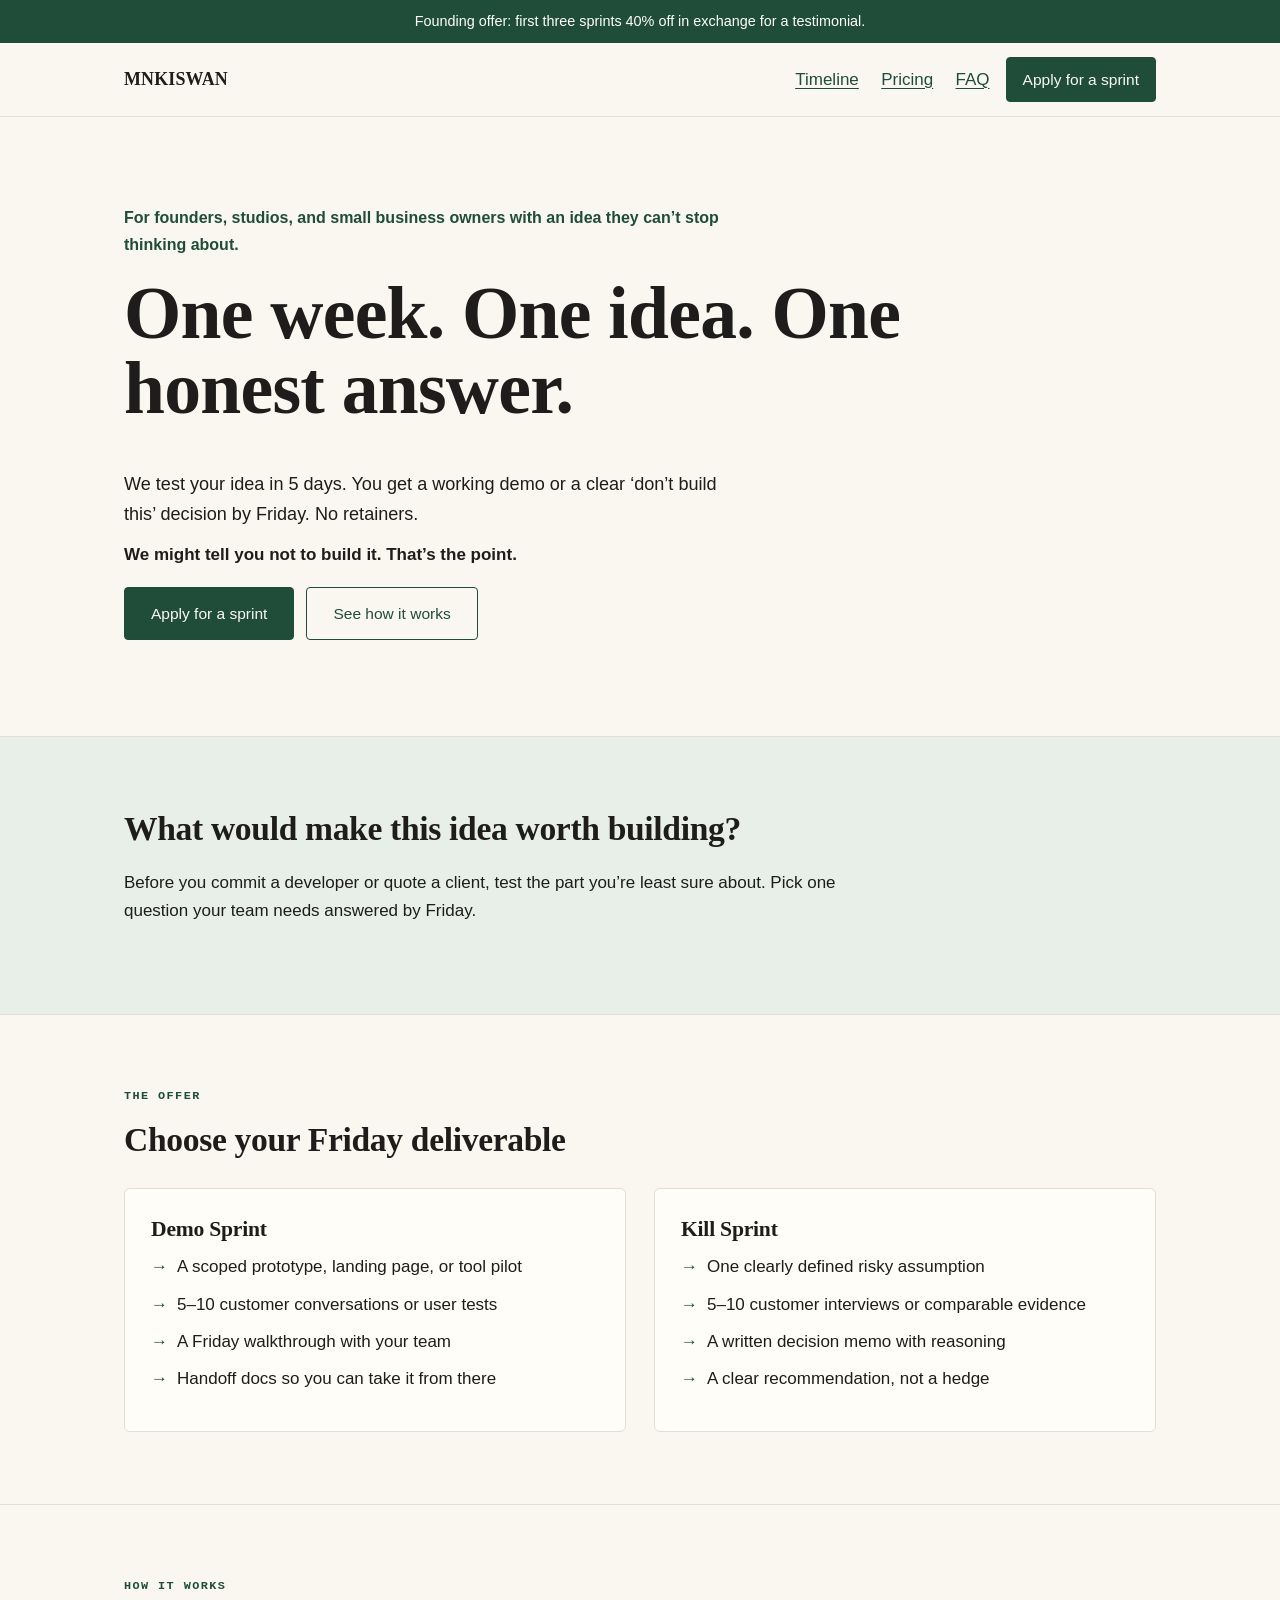
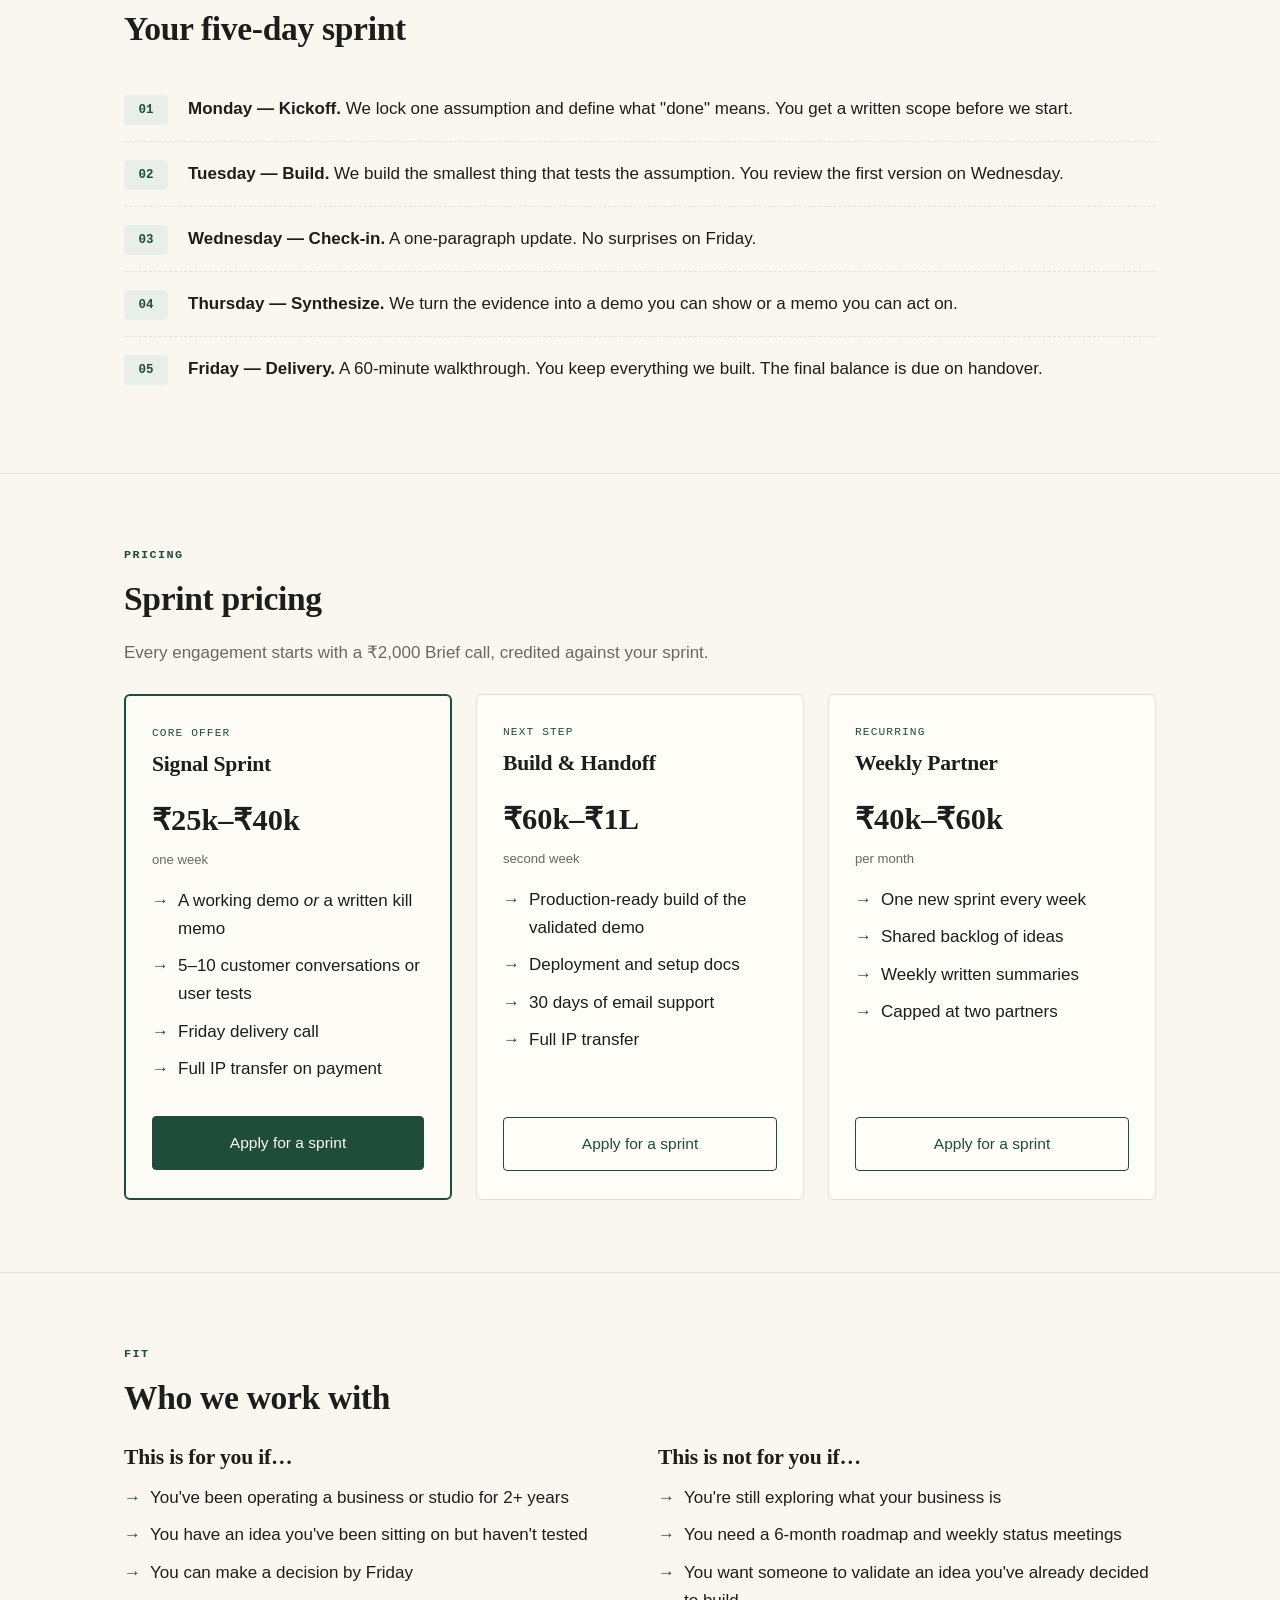
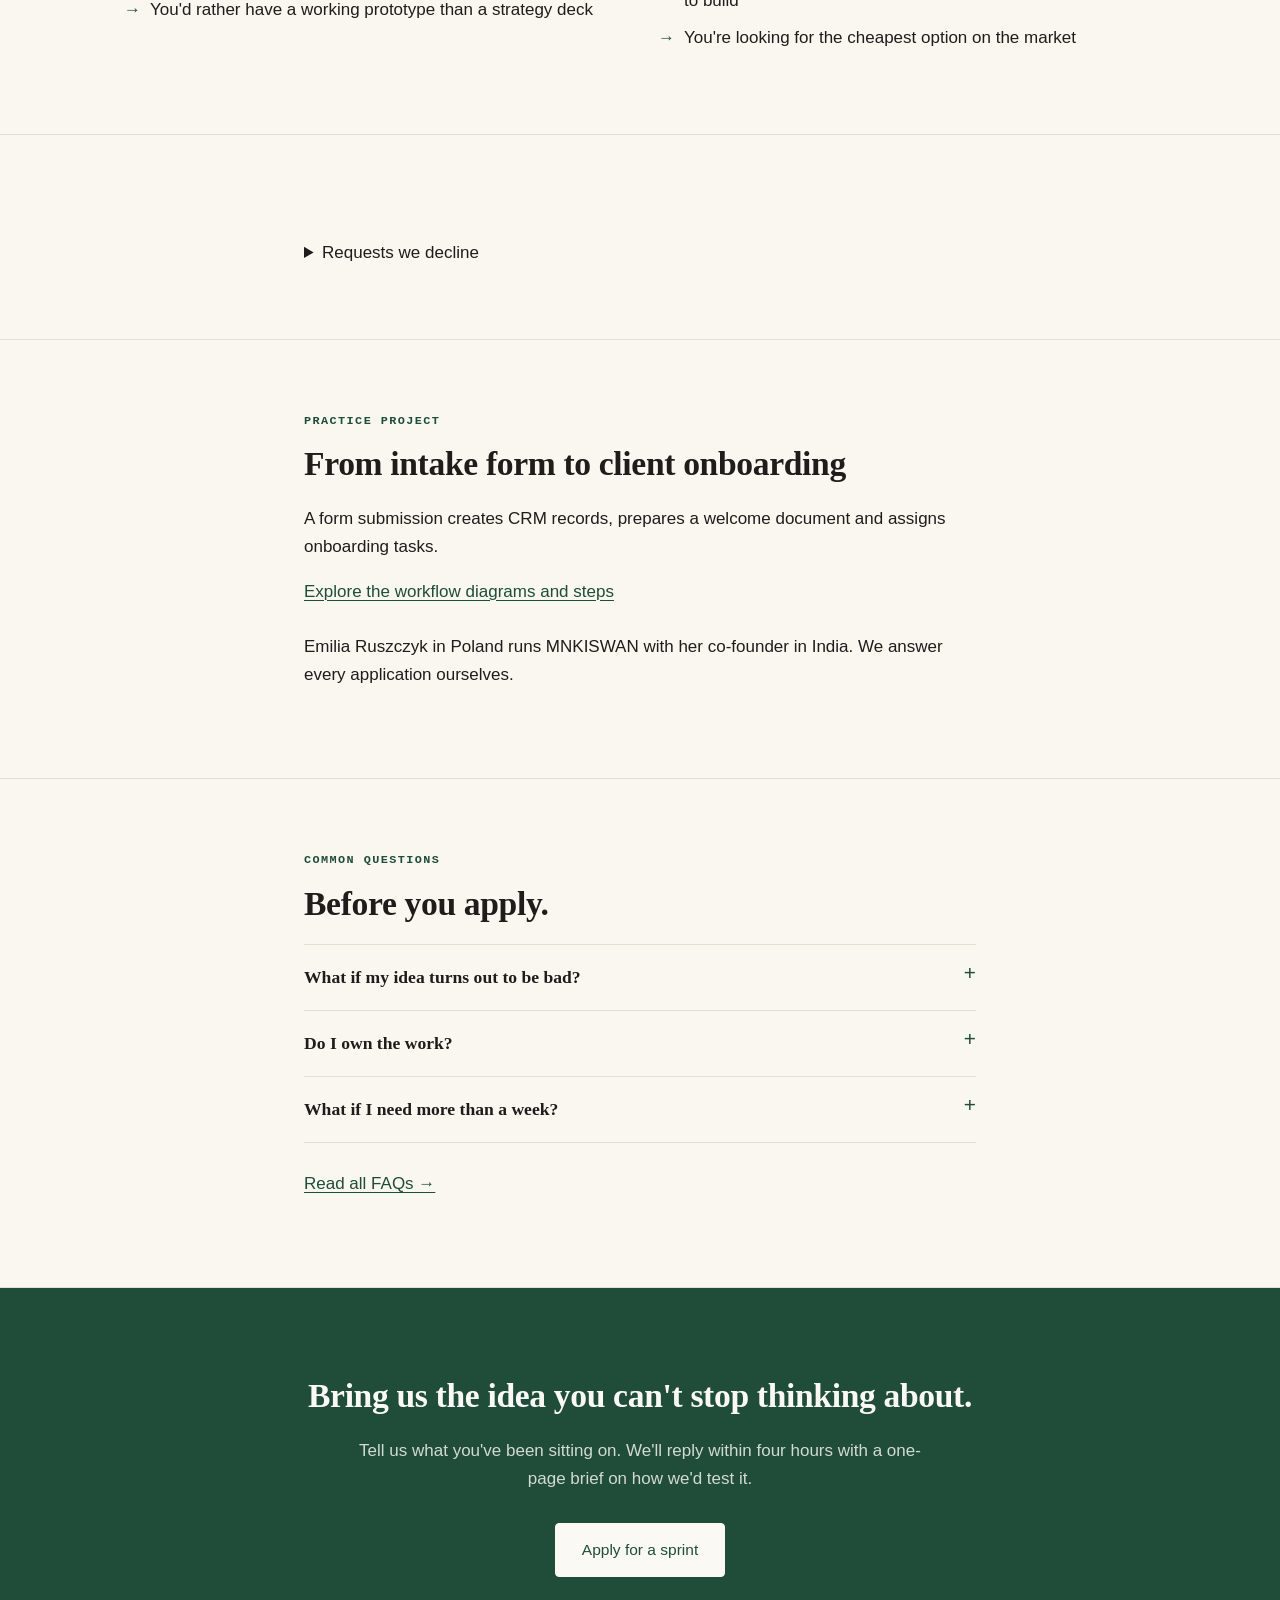
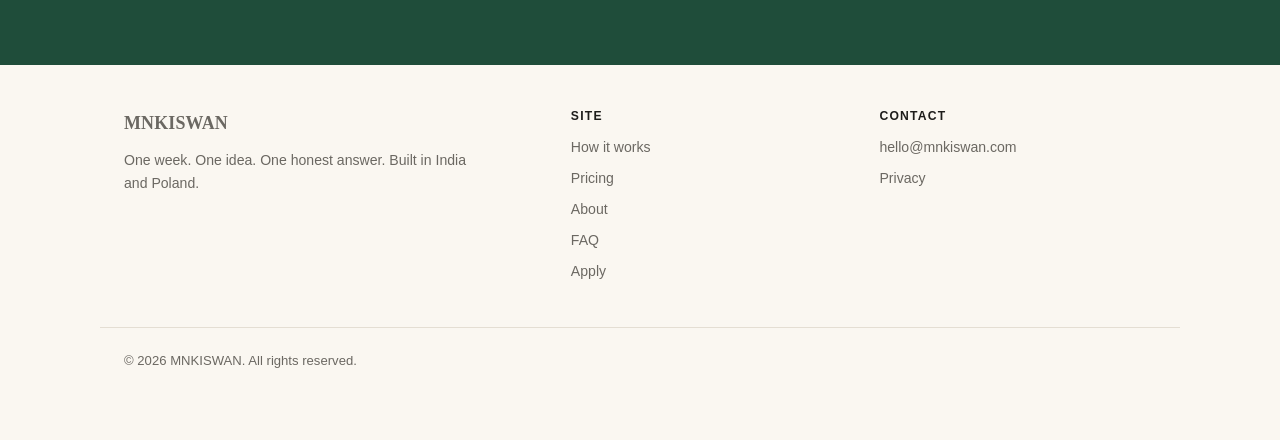
<file: sprints/index.html>
<!DOCTYPE html>
<html lang="en">
<head>
<meta charset="UTF-8">
<meta name="viewport" content="width=device-width, initial-scale=1.0">
<title>MNKISWAN — One-week sprints for stalled ideas</title>
<meta name="description" content="We take your stalled idea and turn it into a working demo or a clear kill decision in 5 days. No retainers. No six-month roadmaps. Just proof.">

<!-- Open Graph -->
<meta property="og:title" content="MNKISWAN — One week. One idea. One honest answer.">
<meta property="og:description" content="We test your idea in 5 days. You get a working demo or a clear kill decision. No retainers.">
<meta property="og:type" content="website">






<link rel="stylesheet" href="styles.css">
</head>
<body>

<aside class="founding">Founding offer: first three sprints 40% off in exchange for a testimonial.</aside><header class="site-header"><div class="nav"><a class="logo" href="index.html">MNKISWAN</a><nav aria-label="Main"><a href="index.html#how">Timeline</a><a href="index.html#pricing">Pricing</a><a href="faq.html">FAQ</a></nav><a class="btn" href="apply.html">Apply for a sprint</a></div></header>

<main>

  <!-- HERO -->
  <section class="hero">
    <div class="wrap">
      <span class="eyebrow">For founders, studios, and small business owners with an idea they can’t stop thinking about.</span>
      <h1>One week. One idea. One honest answer.</h1>
      <p class="lede">We test your idea in 5 days. You get a working demo or a clear ‘don’t build this’ decision by Friday. No retainers.</p><p><strong>We might tell you not to build it. That’s the point.</strong></p>
      <div class="cta-row">
        <a class="btn" href="apply.html">Apply for a sprint</a>
        <a class="btn btn-ghost" href="#how">See how it works</a>
      </div>
      
    </div>
  </section>

  <section class="problem"><div class="wrap"><h2>What would make this idea worth building?</h2><p>Before you commit a developer or quote a client, test the part you’re least sure about. Pick one question your team needs answered by Friday.</p></div></section>
  <section id="offer">
    <div class="wrap">
      <span class="eyebrow">The offer</span>
      <h2>Choose your Friday deliverable</h2>
      <div class="grid-2 mt-2">
        <div class="card">
          <h3>Demo Sprint</h3>
          <ul class="checklist">
            <li>A scoped prototype, landing page, or tool pilot</li>
            <li>5–10 customer conversations or user tests</li>
            <li>A Friday walkthrough with your team</li>
            <li>Handoff docs so you can take it from there</li>
          </ul>
        </div>
        <div class="card">
          <h3>Kill Sprint</h3>
          <ul class="checklist">
            <li>One clearly defined risky assumption</li>
            <li>5–10 customer interviews or comparable evidence</li>
            <li>A written decision memo with reasoning</li>
            <li>A clear recommendation, not a hedge</li>
          </ul>
        </div>
      </div>
    </div>
  </section>

  <!-- HOW -->
  <section id="how">
    <div class="wrap">
      <span class="eyebrow">How it works</span>
      <h2>Your five-day sprint</h2>
      <ol class="timeline mt-2">
        <li><strong>Monday — Kickoff.</strong> We lock one assumption and define what "done" means. You get a written scope before we start.</li>
        <li><strong>Tuesday — Build.</strong> We build the smallest thing that tests the assumption. You review the first version on Wednesday.</li>
        <li><strong>Wednesday — Check-in.</strong> A one-paragraph update. No surprises on Friday.</li>
        <li><strong>Thursday — Synthesize.</strong> We turn the evidence into a demo you can show or a memo you can act on.</li>
        <li><strong>Friday — Delivery.</strong> A 60-minute walkthrough. You keep everything we built. The final balance is due on handover.</li>
      </ol>
    </div>
  </section>

  <!-- PRICING -->
  <section id="pricing">
    <div class="wrap">
      <span class="eyebrow">Pricing</span>
      <h2>Sprint pricing</h2>
      <p class="muted">Every engagement starts with a ₹2,000 Brief call, credited against your sprint.</p>

      <div class="grid-3 mt-2">
        <div class="card price-card featured">
          <span class="tag">Core offer</span>
          <h3>Signal Sprint</h3>
          <div class="price">₹25k–₹40k <small> one week</small></div>
          <ul class="checklist">
            <li>A working demo <em>or</em> a written kill memo</li>
            <li>5–10 customer conversations or user tests</li>
            <li>Friday delivery call</li>
            <li>Full IP transfer on payment</li>
          </ul>
          <a class="btn btn-block" href="apply.html">Apply for a sprint</a>
        </div>

        <div class="card price-card">
          <span class="tag">Next step</span>
          <h3>Build &amp; Handoff</h3>
          <div class="price">₹60k–₹1L <small> second week</small></div>
          <ul class="checklist">
            <li>Production-ready build of the validated demo</li>
            <li>Deployment and setup docs</li>
            <li>30 days of email support</li>
            <li>Full IP transfer</li>
          </ul>
          <a class="btn btn-ghost btn-block" href="apply.html">Apply for a sprint</a>
        </div>

        <div class="card price-card">
          <span class="tag">Recurring</span>
          <h3>Weekly Partner</h3>
          <div class="price">₹40k–₹60k <small> per month</small></div>
          <ul class="checklist">
            <li>One new sprint every week</li>
            <li>Shared backlog of ideas</li>
            <li>Weekly written summaries</li>
            <li>Capped at two partners</li>
          </ul>
          <a class="btn btn-ghost btn-block" href="apply.html">Apply for a sprint</a>
        </div>
      </div>
    </div>
  </section>

  <!-- FIT -->
  <section>
    <div class="wrap">
      <span class="eyebrow">Fit</span>
      <h2>Who we work with</h2>
      <div class="two-col mt-2">
        <div>
          <h3>This is for you if…</h3>
          <ul class="checklist">
            <li>You've been operating a business or studio for 2+ years</li>
            <li>You have an idea you've been sitting on but haven't tested</li>
            <li>You can make a decision by Friday</li>
            <li>You'd rather have a working prototype than a strategy deck</li>
          </ul>
        </div>
        <div>
          <h3>This is not for you if…</h3>
          <ul class="checklist">
            <li>You're still exploring what your business is</li>
            <li>You need a 6-month roadmap and weekly status meetings</li>
            <li>You want someone to validate an idea you've already decided to build</li>
            <li>You're looking for the cheapest option on the market</li>
          </ul>
        </div>
      </div>
    </div>
  </section>

  <section><div class="wrap narrow"><details class="decline"><summary>Requests we decline</summary><ul><li>Unscoped Uber or Instagram clones</li><li>Equity-only partnerships</li><li>Free pilots. The smallest paid step is the ₹2,000 Brief.</li><li>Website repairs and maintenance</li><li>Dropshipping or passive-income stores</li><li>Instagram follower campaigns</li><li>Full mobile apps in five days. Ask about a PWA or clickable prototype.</li><li>Health, finance or legal projects without a domain expert</li><li>Projects requiring manufacturing or physical inventory</li></ul></details></div></section><section><div class="wrap narrow"><span class="eyebrow">Practice project</span><h2>From intake form to client onboarding</h2><p>A form submission creates CRM records, prepares a welcome document and assigns onboarding tasks.</p><a href="https://mnkiswan.github.io/zoho-flow-portfolio/">Explore the workflow diagrams and steps</a><p class="mt-2">Emilia Ruszczyk in Poland runs MNKISWAN with her co-founder in India. We answer every application ourselves.</p></div></section>
  <section class="faq">
    <div class="wrap narrow">
      <span class="eyebrow">Common questions</span>
      <h2>Before you apply.</h2>

      <details>
        <summary>What if my idea turns out to be bad?</summary>
        <p>You receive the evidence, our recommendation and what would change our decision. You decide whether to build, revise or stop.</p>
      </details>

      <details>
        <summary>Do I own the work?</summary>
        <p>Yes. Full IP transfer on payment. We keep the right to describe the engagement in an anonymized case study.</p>
      </details>

      <details>
        <summary>What if I need more than a week?</summary>
        <p>You can book Build &amp; Handoff for a second week once the scope and price are agreed.</p>
      </details>

      <p class="mt-2"><a href="faq.html">Read all FAQs →</a></p>
    </div>
  </section>

  <!-- FINAL CTA -->
  <section class="final-cta">
    <div class="wrap">
      <h2>Bring us the idea you can't stop thinking about.</h2>
      <p>Tell us what you've been sitting on. We'll reply within four hours with a one-page brief on how we'd test it.</p>
      <a class="btn" href="apply.html">Apply for a sprint</a>
    </div>
  </section>

</main>

<footer class="site-footer">
  <div class="wrap">
    <div>
      <a class="logo" href="index.html">MNKISWAN</a>
      <p class="muted" style="margin-top:10px; max-width:26em;">One week. One idea. One honest answer. Built in India and Poland.</p>
    </div>
    <div>
      <h4>Site</h4>
      <ul>
        <li><a href="#how">How it works</a></li>
        <li><a href="#pricing">Pricing</a></li>
        <li><a href="about.html">About</a></li>
        <li><a href="faq.html">FAQ</a></li>
        <li><a href="apply.html">Apply</a></li>
      </ul>
    </div>
    <div>
      <h4>Contact</h4>
      <ul>
        <li><a href="mailto:hello@mnkiswan.com">hello@mnkiswan.com</a></li>
        <li><a href="privacy.html">Privacy</a></li>
      </ul>
    </div>
  </div>
  <div class="wrap footer-base">
    <p>© <span id="year"></span> MNKISWAN. All rights reserved.</p>
  </div>
</footer>

<button type="button" id="settings" hidden>Ad measurement settings</button><dialog id="consent"><h2>Allow ad measurement?</h2><p>Meta can record page views and successful applications. Your form answers are never included in these events.</p><button id="deny">Decline</button> <button id="allow">Allow</button></dialog><script src="config.js"></script><script src="script.js"></script>
</body>
</html>
</file>
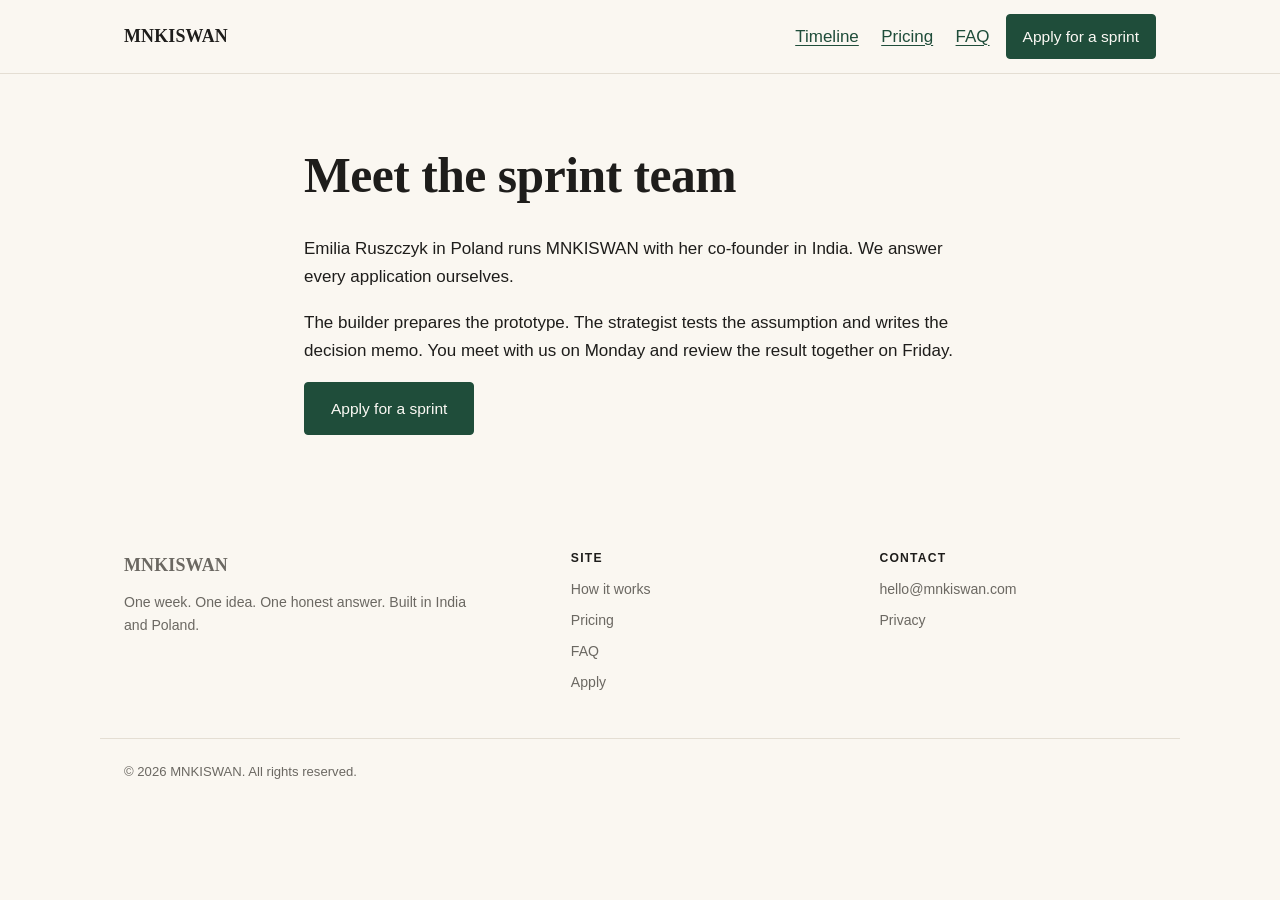
<file: sprints/about.html>
<!DOCTYPE html>
<html lang="en">
<head>
<meta charset="UTF-8">
<meta name="viewport" content="width=device-width, initial-scale=1.0">
<title>About — MNKISWAN</title>
<meta name="description" content="Two people, one studio, and a lot of curiosity. Meet the team behind MNKISWAN's one-week sprints.">
<link rel="stylesheet" href="styles.css">
</head>
<body>

<header class="site-header"><div class="nav"><a class="logo" href="index.html">MNKISWAN</a><nav aria-label="Main"><a href="index.html#how">Timeline</a><a href="index.html#pricing">Pricing</a><a href="faq.html">FAQ</a></nav><a class="btn" href="apply.html">Apply for a sprint</a></div></header>

<main><section><div class="wrap narrow"><h1>Meet the sprint team</h1><p>Emilia Ruszczyk in Poland runs MNKISWAN with her co-founder in India. We answer every application ourselves.</p><p>The builder prepares the prototype. The strategist tests the assumption and writes the decision memo. You meet with us on Monday and review the result together on Friday.</p><a class="btn" href="apply.html">Apply for a sprint</a></div></section></main>

<footer class="site-footer">
  <div class="wrap">
    <div>
      <a class="logo" href="index.html">MNKISWAN</a>
      <p class="muted" style="margin-top:10px; max-width:26em;">One week. One idea. One honest answer. Built in India and Poland.</p>
    </div>
    <div>
      <h4>Site</h4>
      <ul>
        <li><a href="index.html#how">How it works</a></li>
        <li><a href="index.html#pricing">Pricing</a></li>
        <li><a href="faq.html">FAQ</a></li>
        <li><a href="apply.html">Apply</a></li>
      </ul>
    </div>
    <div>
      <h4>Contact</h4>
      <ul>
        <li><a href="mailto:hello@mnkiswan.com">hello@mnkiswan.com</a></li>
        <li><a href="privacy.html">Privacy</a></li>
      </ul>
    </div>
  </div>
  <div class="wrap footer-base">
    <p>© <span id="year"></span> MNKISWAN. All rights reserved.</p>
  </div>
</footer>

<button type="button" id="settings" hidden>Ad measurement settings</button><dialog id="consent"><h2>Allow ad measurement?</h2><p>Meta can record page views and successful applications. Your form answers are never included in these events.</p><button id="deny">Decline</button> <button id="allow">Allow</button></dialog><script src="config.js"></script><script src="script.js"></script>
</body>
</html>
</file>
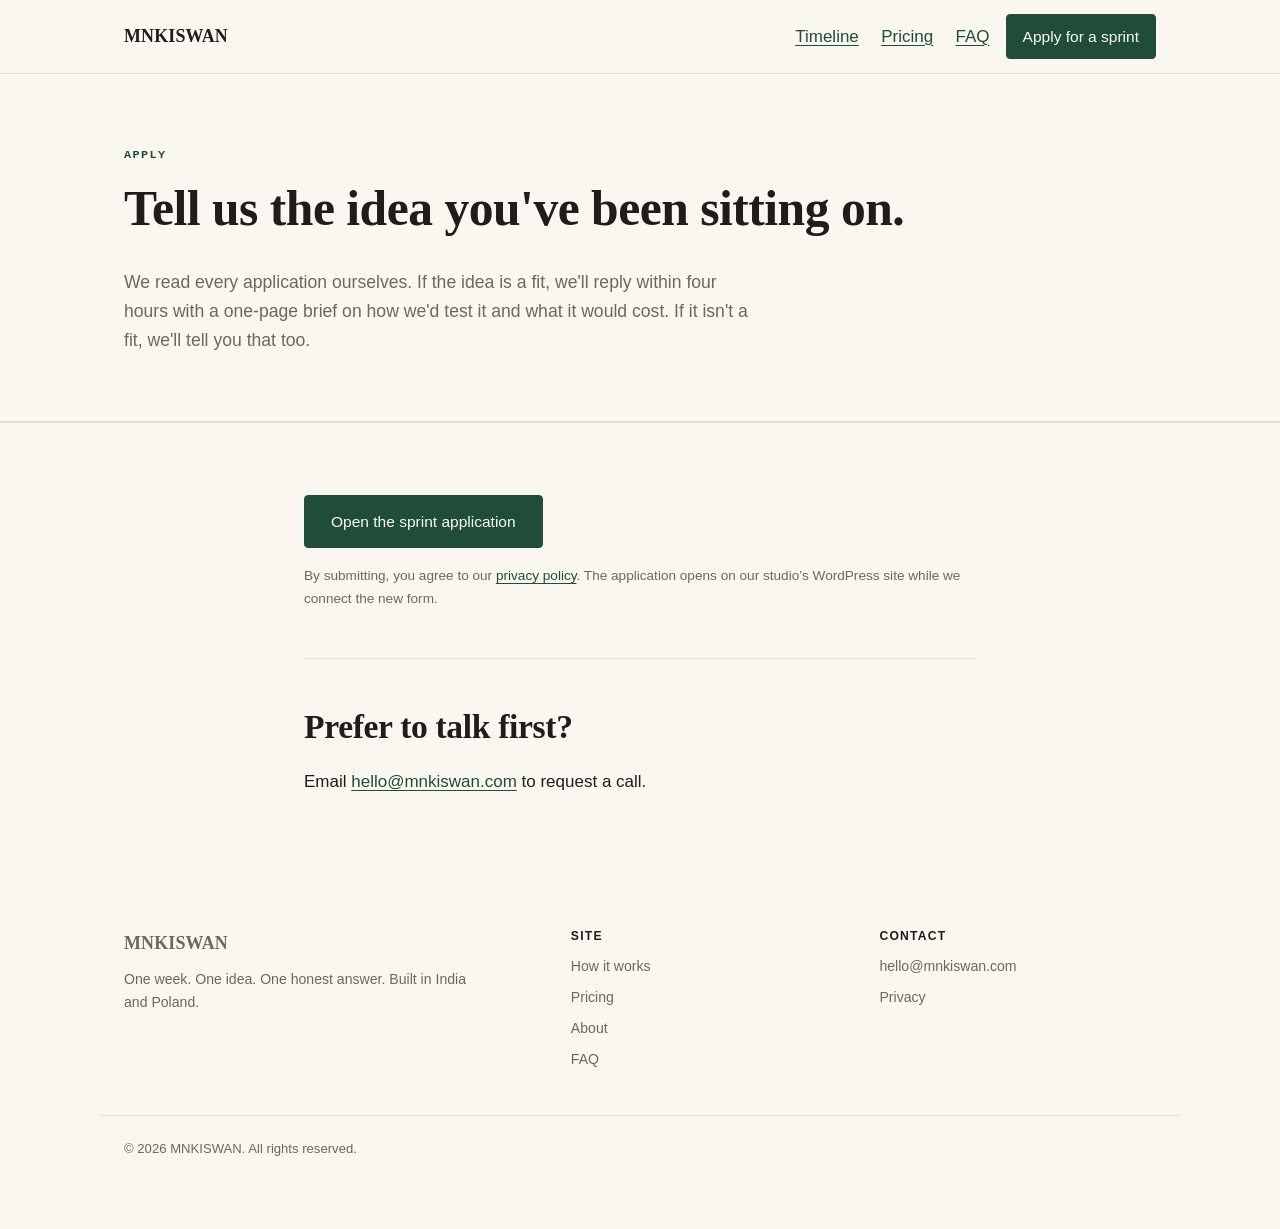
<file: sprints/apply.html>
<!DOCTYPE html>
<html lang="en">
<head>
<meta charset="UTF-8">
<meta name="viewport" content="width=device-width, initial-scale=1.0">
<title>Apply — MNKISWAN</title>
<meta name="description" content="Apply for a one-week sprint. Tell us the idea you've been sitting on and we'll reply within four hours.">
<link rel="stylesheet" href="styles.css">

<!-- Meta Pixel -->


</head>
<body>

<header class="site-header"><div class="nav"><a class="logo" href="index.html">MNKISWAN</a><nav aria-label="Main"><a href="index.html#how">Timeline</a><a href="index.html#pricing">Pricing</a><a href="faq.html">FAQ</a></nav><a class="btn" href="apply.html">Apply for a sprint</a></div></header>

<main>

  <section class="page-intro">
    <div class="wrap">
      <span class="eyebrow">Apply</span>
      <h1>Tell us the idea you've been sitting on.</h1>
      <p class="lede">We read every application ourselves. If the idea is a fit, we'll reply within four hours with a one-page brief on how we'd test it and what it would cost. If it isn't a fit, we'll tell you that too.</p>
    </div>
  </section>

  <section>
    <div class="wrap narrow">

      <p id="fallback"><a class="btn" href="https://mnkiswanbuildtogether.wordpress.com/contact/">Open the sprint application</a></p><form hidden class="form-grid" id="application" method="POST">
        
        <input type="hidden" name="_subject" value="New sprint application — MNKISWAN">

        <div class="form-field">
          <label for="name">Your name</label>
          <input id="name" name="name" type="text" required autocomplete="name">
        </div>

        <div class="form-field">
          <label for="email">Email</label>
          <input id="email" name="email" type="email" required autocomplete="email">
        </div>

        <div class="form-field full">
          <label for="business">Business or studio (optional)</label>
          <input id="business" name="business" type="text" autocomplete="organization">
        </div>

        <div class="form-field full">
          <label for="idea">The idea, in 2–3 sentences</label>
          <textarea id="idea" name="idea" required placeholder="What is it? Who is it for? What have you already tried?"></textarea>
        </div>

        <div class="form-field">
          <label for="sprint">Which sprint fits best?</label>
          <select id="sprint" name="sprint" required>
            <option value="">Choose one</option>
            <option>Demo Sprint</option><option>Kill Sprint</option><option>Help me choose</option>
          </select>
        </div>

        <div class="form-field">
          <label for="budget">Budget range</label>
          <select id="budget" name="budget" required>
            <option value="">Choose one</option>
            <option>Under ₹25,000 / $500</option>
            <option>₹25,000–₹40,000 / $500–$800</option>
            <option>₹40,000–₹1,00,000 / $800–$2,000</option>
            <option>₹1,00,000+ / $2,000+</option>
            <option>Not sure yet</option>
          </select>
        </div>

        

        <div class="form-field full">
          <button class="btn btn-block" type="submit" disabled>Send application</button><p id="form-status" role="status"></p>
        </div>
      </form>

      <p class="form-note">By submitting, you agree to our <a href="privacy.html">privacy policy</a>. The application opens on our studio’s WordPress site while we connect the new form.</p>

      <hr style="border:none;border-top:1px solid var(--line);margin:48px 0;">

      <h2>Prefer to talk first?</h2>
      <p>Email <a href="mailto:hello@mnkiswan.com">hello@mnkiswan.com</a> to request a call.</p>

    </div>
  </section>

</main>

<footer class="site-footer">
  <div class="wrap">
    <div>
      <a class="logo" href="index.html">MNKISWAN</a>
      <p class="muted" style="margin-top:10px; max-width:26em;">One week. One idea. One honest answer. Built in India and Poland.</p>
    </div>
    <div>
      <h4>Site</h4>
      <ul>
        <li><a href="index.html#how">How it works</a></li>
        <li><a href="index.html#pricing">Pricing</a></li>
        <li><a href="about.html">About</a></li>
        <li><a href="faq.html">FAQ</a></li>
      </ul>
    </div>
    <div>
      <h4>Contact</h4>
      <ul>
        <li><a href="mailto:hello@mnkiswan.com">hello@mnkiswan.com</a></li>
        <li><a href="privacy.html">Privacy</a></li>
      </ul>
    </div>
  </div>
  <div class="wrap footer-base">
    <p>© <span id="year"></span> MNKISWAN. All rights reserved.</p>
  </div>
</footer>

<button type="button" id="settings" hidden>Ad measurement settings</button><dialog id="consent"><h2>Allow ad measurement?</h2><p>Meta can record page views and successful applications. Your form answers are never included in these events.</p><button id="deny">Decline</button> <button id="allow">Allow</button></dialog><script src="config.js"></script><script src="script.js"></script>
</body>
</html>
</file>
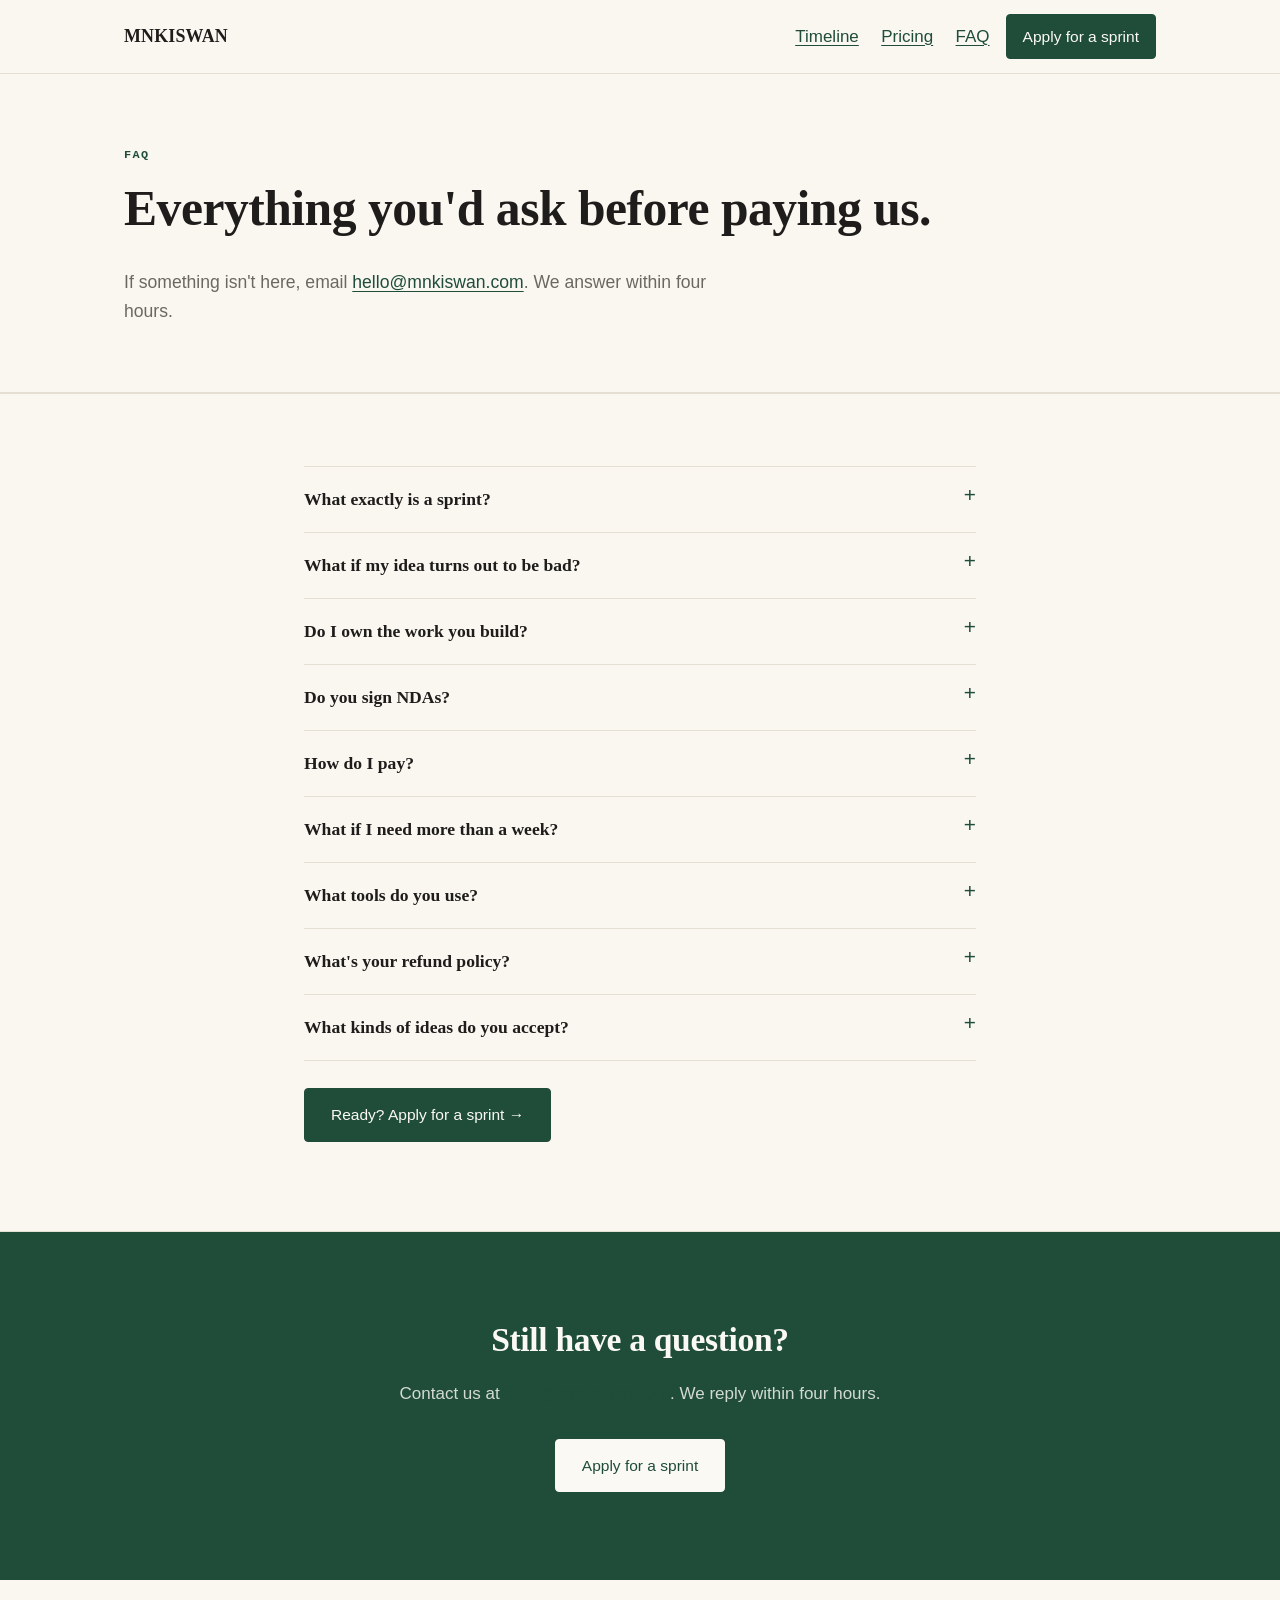
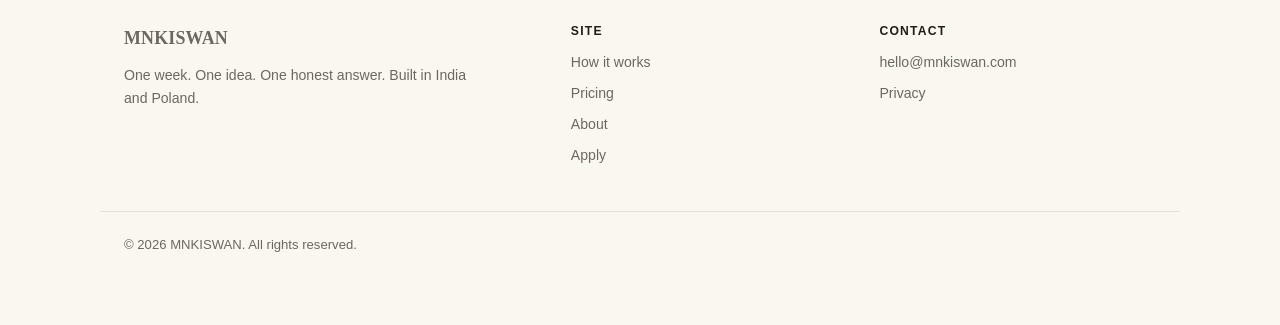
<file: sprints/faq.html>
<!DOCTYPE html>
<html lang="en">
<head>
<meta charset="UTF-8">
<meta name="viewport" content="width=device-width, initial-scale=1.0">
<title>FAQ — MNKISWAN</title>
<meta name="description" content="Answers to common questions about MNKISWAN's one-week sprints: pricing, IP, NDAs, refunds, and what happens if your idea fails.">
<link rel="stylesheet" href="styles.css">
</head>
<body>

<header class="site-header"><div class="nav"><a class="logo" href="index.html">MNKISWAN</a><nav aria-label="Main"><a href="index.html#how">Timeline</a><a href="index.html#pricing">Pricing</a><a href="faq.html">FAQ</a></nav><a class="btn" href="apply.html">Apply for a sprint</a></div></header>

<main>

  <section class="page-intro">
    <div class="wrap">
      <span class="eyebrow">FAQ</span>
      <h1>Everything you'd ask before paying us.</h1>
      <p class="lede">If something isn't here, email <a href="mailto:hello@mnkiswan.com">hello@mnkiswan.com</a>. We answer within four hours.</p>
    </div>
  </section>

  <section class="faq">
    <div class="wrap narrow">

      <details>
        <summary>What exactly is a sprint?</summary>
        <p>A sprint is one week of focused work on one clearly defined assumption. You leave with either a working demo you can show people or a written decision memo that tells you whether to build, pivot, or kill the idea. It is not a full product. It is proof, or the absence of it.</p>
      </details>

      <details>
        <summary>What if my idea turns out to be bad?</summary>
        <p>That's a successful sprint. A Kill Sprint that saves you six months and several lakh rupees of build cost is worth the fee. We deliver the memo either way. The decision memo is the deliverable, not a consolation prize.</p>
      </details>

      <details>
        <summary>Do I own the work you build?</summary>
        <p>Yes. Full IP transfer on payment. Everything we build — code, designs, copy, interview notes — becomes yours. We keep only the right to describe the engagement in an anonymized case study, and only if you agree.</p>
      </details>

      <details>
        <summary>Do you sign NDAs?</summary>
        <p>Yes, we'll sign a standard mutual NDA before the kickoff call. We won't sign anything that prevents us from describing the general shape of the work in a case study, but we'll happily anonymize names, numbers, and details.</p>
      </details>

      <details>
        <summary>How do I pay?</summary>
        <p>50% on Monday kickoff, 50% on Friday delivery before the handover. We accept UPI, bank transfer, and international payments via Wise or PayPal. Invoices are issued for every payment.</p>
      </details>

      <details>
        <summary>What if I need more than a week?</summary>
        <p>Then you book a second week — the Build &amp; Handoff — to productionize the validated demo. We don't stretch one sprint into six weeks. If you need ongoing work, the Weekly Partner retainer is the right fit, and it's capped at two clients so we can actually deliver.</p>
      </details>

      <details>
        <summary>What tools do you use?</summary>
        <p>Whatever gets to the answer fastest. Typically: AI-assisted coding (Cursor, Claude), no-code automation (Make, Zapier, n8n), landing pages and prototypes (Framer, Webflow, plain HTML), and whatever the client's existing stack requires. We don't have a house stack — we have a house bias toward speed.</p>
      </details>

      

      <details>
        <summary>What's your refund policy?</summary>
        <p>No refunds after the Monday kickoff. The brief fee is non-refundable. If we fail to deliver the agreed sprint output, we'll refund the final 50% and you keep whatever was built. This is in the contract, not just on this page.</p>
      </details>

      <details>
        <summary>What kinds of ideas do you accept?</summary>
        <p>Web apps, internal tools, landing pages, automations, content systems, small games, and business-model tests. We don't take on ideas that require large upfront capital, physical manufacturing, or regulated industries (health, finance, legal) without a specialist partner.</p>
      </details>

      

      

      <p class="mt-2"><a class="btn" href="apply.html">Ready? Apply for a sprint →</a></p>

    </div>
  </section>

  <section class="final-cta">
    <div class="wrap">
      <h2>Still have a question?</h2>
      <p>Contact us at <a href="mailto:hello@mnkiswan.com">hello@mnkiswan.com</a>. We reply within four hours.</p>
      <a class="btn" href="apply.html">Apply for a sprint</a>
    </div>
  </section>

</main>

<footer class="site-footer">
  <div class="wrap">
    <div>
      <a class="logo" href="index.html">MNKISWAN</a>
      <p class="muted" style="margin-top:10px; max-width:26em;">One week. One idea. One honest answer. Built in India and Poland.</p>
    </div>
    <div>
      <h4>Site</h4>
      <ul>
        <li><a href="index.html#how">How it works</a></li>
        <li><a href="index.html#pricing">Pricing</a></li>
        <li><a href="about.html">About</a></li>
        <li><a href="apply.html">Apply</a></li>
      </ul>
    </div>
    <div>
      <h4>Contact</h4>
      <ul>
        <li><a href="mailto:hello@mnkiswan.com">hello@mnkiswan.com</a></li>
        <li><a href="privacy.html">Privacy</a></li>
      </ul>
    </div>
  </div>
  <div class="wrap footer-base">
    <p>© <span id="year"></span> MNKISWAN. All rights reserved.</p>
  </div>
</footer>

<button type="button" id="settings" hidden>Ad measurement settings</button><dialog id="consent"><h2>Allow ad measurement?</h2><p>Meta can record page views and successful applications. Your form answers are never included in these events.</p><button id="deny">Decline</button> <button id="allow">Allow</button></dialog><script src="config.js"></script><script src="script.js"></script>
</body>
</html>
</file>
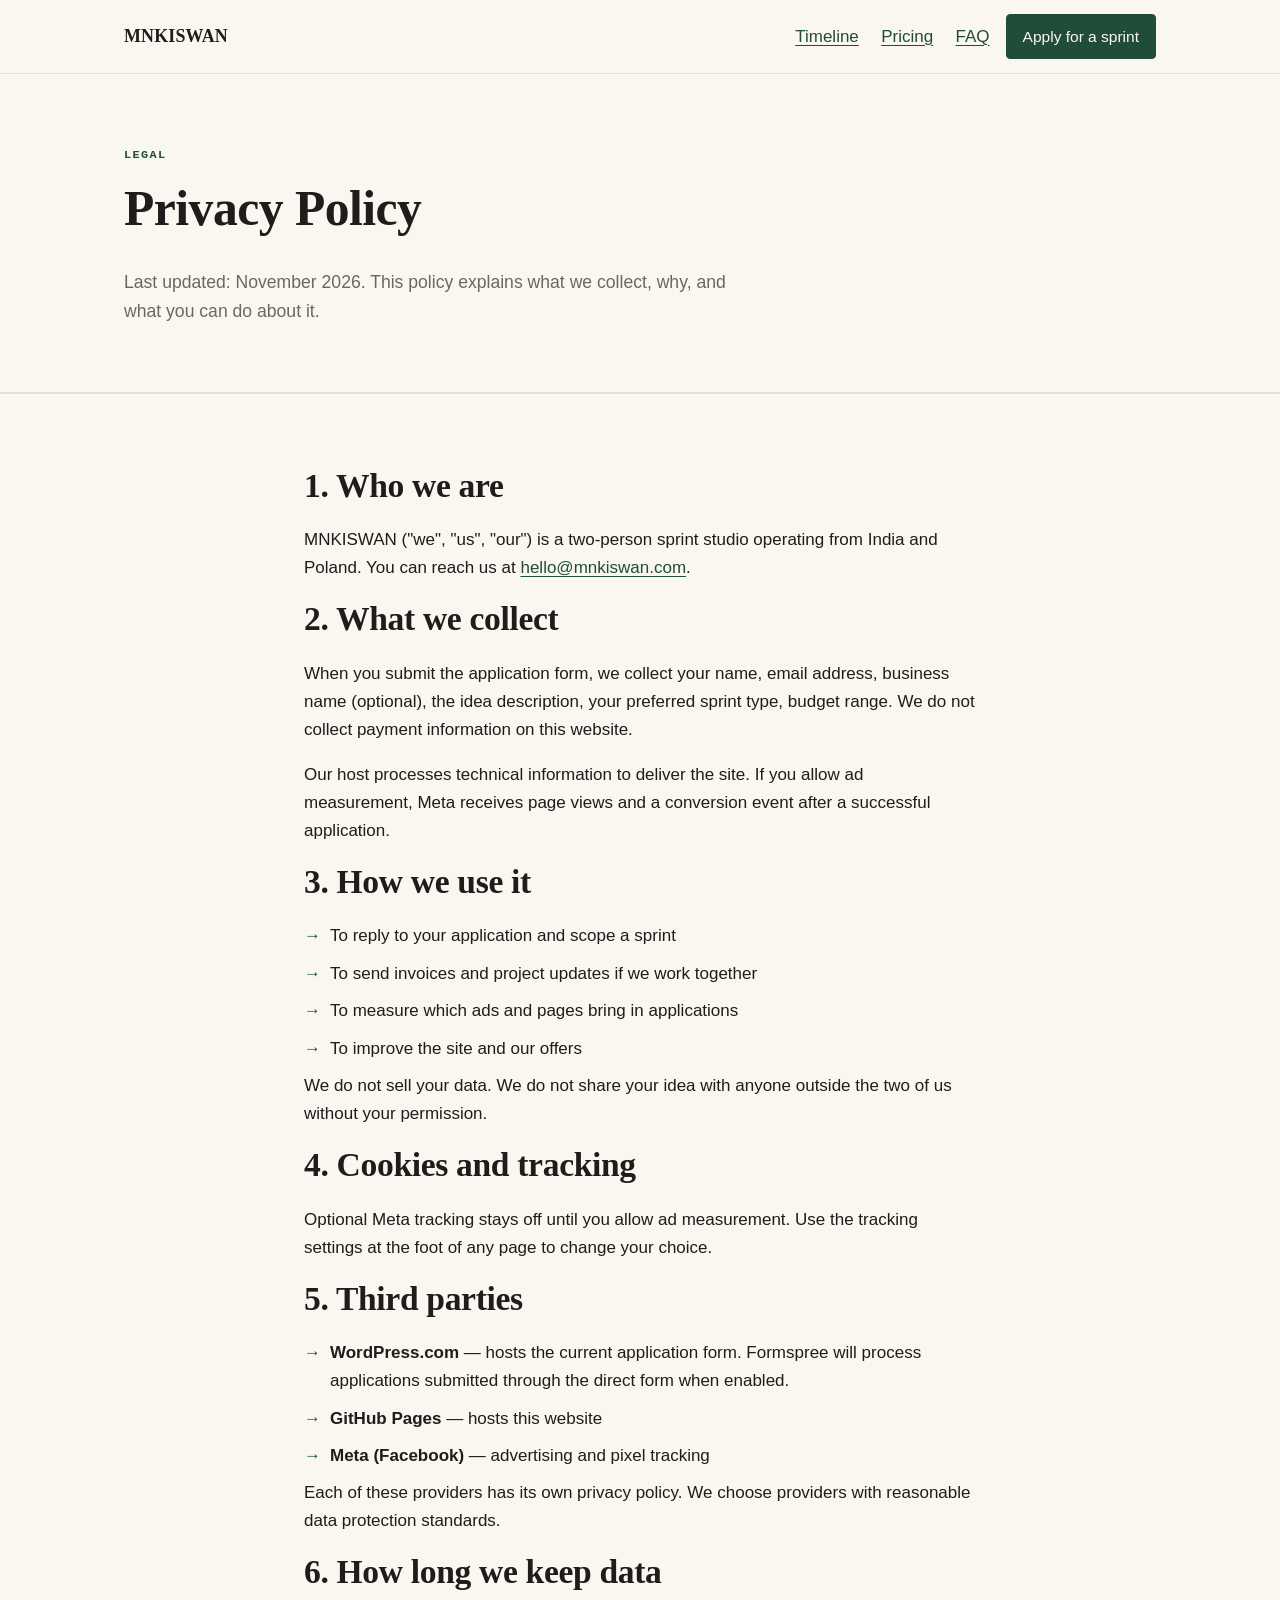
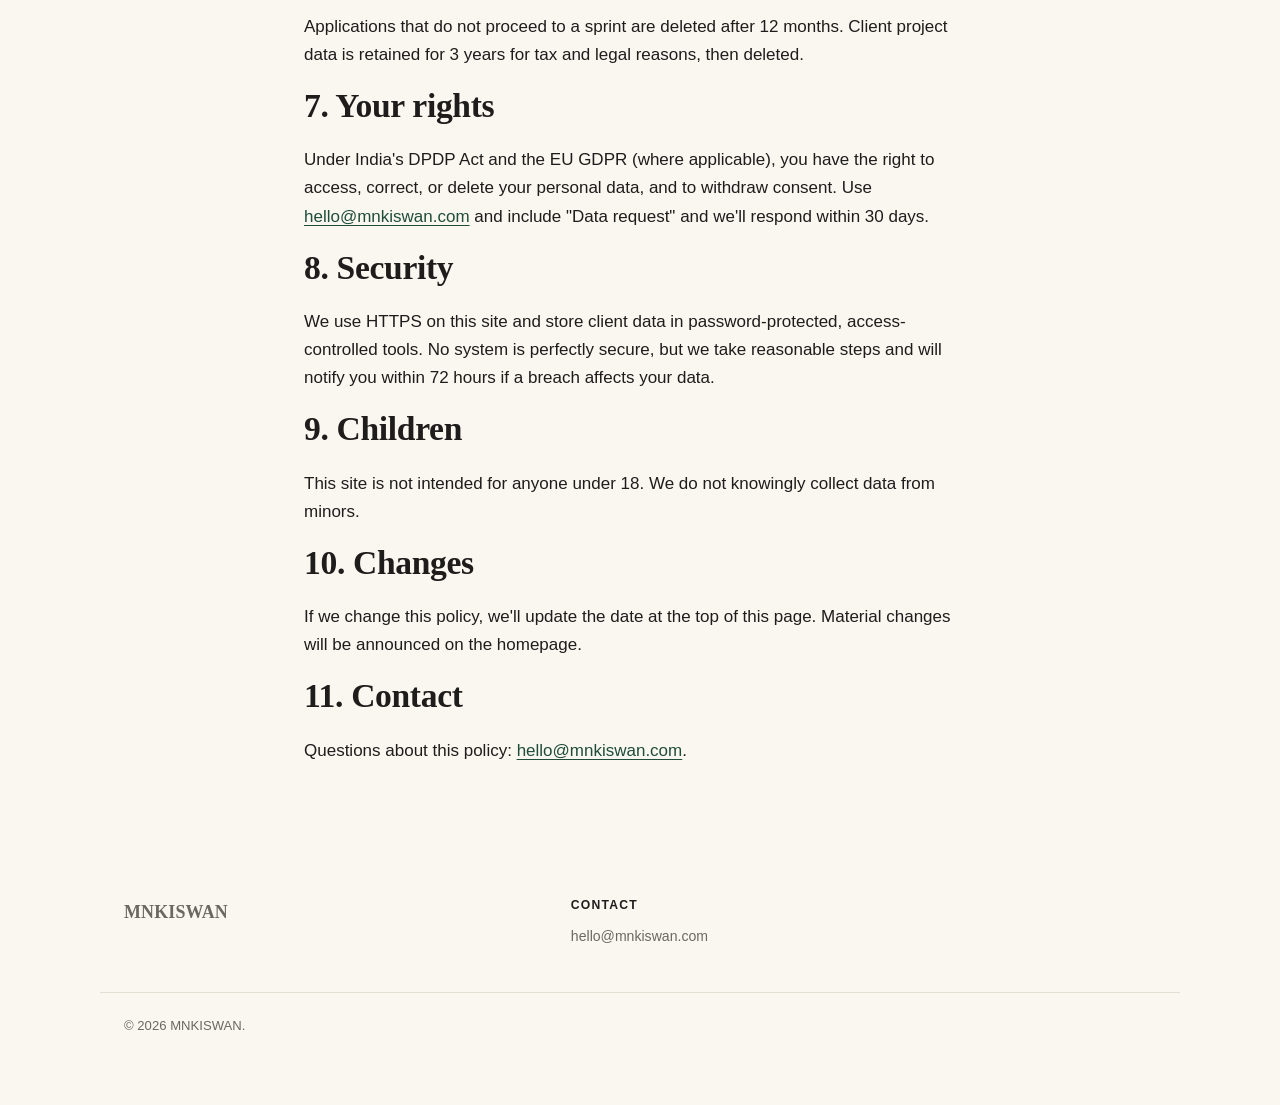
<file: sprints/privacy.html>
<!DOCTYPE html>
<html lang="en">
<head>
<meta charset="UTF-8">
<meta name="viewport" content="width=device-width, initial-scale=1.0">
<title>Privacy Policy — MNKISWAN</title>
<meta name="description" content="How MNKISWAN collects, uses, and protects your data.">
<link rel="stylesheet" href="styles.css">
</head>
<body>

<header class="site-header"><div class="nav"><a class="logo" href="index.html">MNKISWAN</a><nav aria-label="Main"><a href="index.html#how">Timeline</a><a href="index.html#pricing">Pricing</a><a href="faq.html">FAQ</a></nav><a class="btn" href="apply.html">Apply for a sprint</a></div></header>

<main>
  <section class="page-intro">
    <div class="wrap">
      <span class="eyebrow">Legal</span>
      <h1>Privacy Policy</h1>
      <p class="lede">Last updated: November 2026. This policy explains what we collect, why, and what you can do about it.</p>
    </div>
  </section>

  <section>
    <div class="wrap narrow">

      <h2>1. Who we are</h2>
      <p>MNKISWAN ("we", "us", "our") is a two-person sprint studio operating from India and Poland. You can reach us at <a href="mailto:hello@mnkiswan.com">hello@mnkiswan.com</a>.</p>

      <h2>2. What we collect</h2>
      <p>When you submit the application form, we collect your name, email address, business name (optional), the idea description, your preferred sprint type, budget range. We do not collect payment information on this website.</p>
      <p>Our host processes technical information to deliver the site. If you allow ad measurement, Meta receives page views and a conversion event after a successful application.</p>

      <h2>3. How we use it</h2>
      <ul class="checklist">
        <li>To reply to your application and scope a sprint</li>
        <li>To send invoices and project updates if we work together</li>
        <li>To measure which ads and pages bring in applications</li>
        <li>To improve the site and our offers</li>
      </ul>
      <p>We do not sell your data. We do not share your idea with anyone outside the two of us without your permission.</p>

      <h2>4. Cookies and tracking</h2>
      <p>Optional Meta tracking stays off until you allow ad measurement. Use the tracking settings at the foot of any page to change your choice.</p>

      <h2>5. Third parties</h2>
      <ul class="checklist">
        <li><strong>WordPress.com</strong> — hosts the current application form. Formspree will process applications submitted through the direct form when enabled.</li>
        <li><strong>GitHub Pages</strong> — hosts this website</li>
        <li><strong>Meta (Facebook)</strong> — advertising and pixel tracking</li>
      </ul>
      <p>Each of these providers has its own privacy policy. We choose providers with reasonable data protection standards.</p>

      <h2>6. How long we keep data</h2>
      <p>Applications that do not proceed to a sprint are deleted after 12 months. Client project data is retained for 3 years for tax and legal reasons, then deleted.</p>

      <h2>7. Your rights</h2>
      <p>Under India's DPDP Act and the EU GDPR (where applicable), you have the right to access, correct, or delete your personal data, and to withdraw consent. Use <a href="mailto:hello@mnkiswan.com">hello@mnkiswan.com</a> and include "Data request" and we'll respond within 30 days.</p>

      <h2>8. Security</h2>
      <p>We use HTTPS on this site and store client data in password-protected, access-controlled tools. No system is perfectly secure, but we take reasonable steps and will notify you within 72 hours if a breach affects your data.</p>

      <h2>9. Children</h2>
      <p>This site is not intended for anyone under 18. We do not knowingly collect data from minors.</p>

      <h2>10. Changes</h2>
      <p>If we change this policy, we'll update the date at the top of this page. Material changes will be announced on the homepage.</p>

      <h2>11. Contact</h2>
      <p>Questions about this policy: <a href="mailto:hello@mnkiswan.com">hello@mnkiswan.com</a>.</p>

    </div>
  </section>
</main>

<footer class="site-footer">
  <div class="wrap">
    <div>
      <a class="logo" href="index.html">MNKISWAN</a>
    </div>
    <div>
      <h4>Contact</h4>
      <ul>
        <li><a href="mailto:hello@mnkiswan.com">hello@mnkiswan.com</a></li>
      </ul>
    </div>
  </div>
  <div class="wrap footer-base">
    <p>© <span id="year"></span> MNKISWAN.</p>
  </div>
</footer>

<button type="button" id="settings" hidden>Ad measurement settings</button><dialog id="consent"><h2>Allow ad measurement?</h2><p>Meta can record page views and successful applications. Your form answers are never included in these events.</p><button id="deny">Decline</button> <button id="allow">Allow</button></dialog><script src="config.js"></script><script src="script.js"></script>
</body>
</html>
</file>
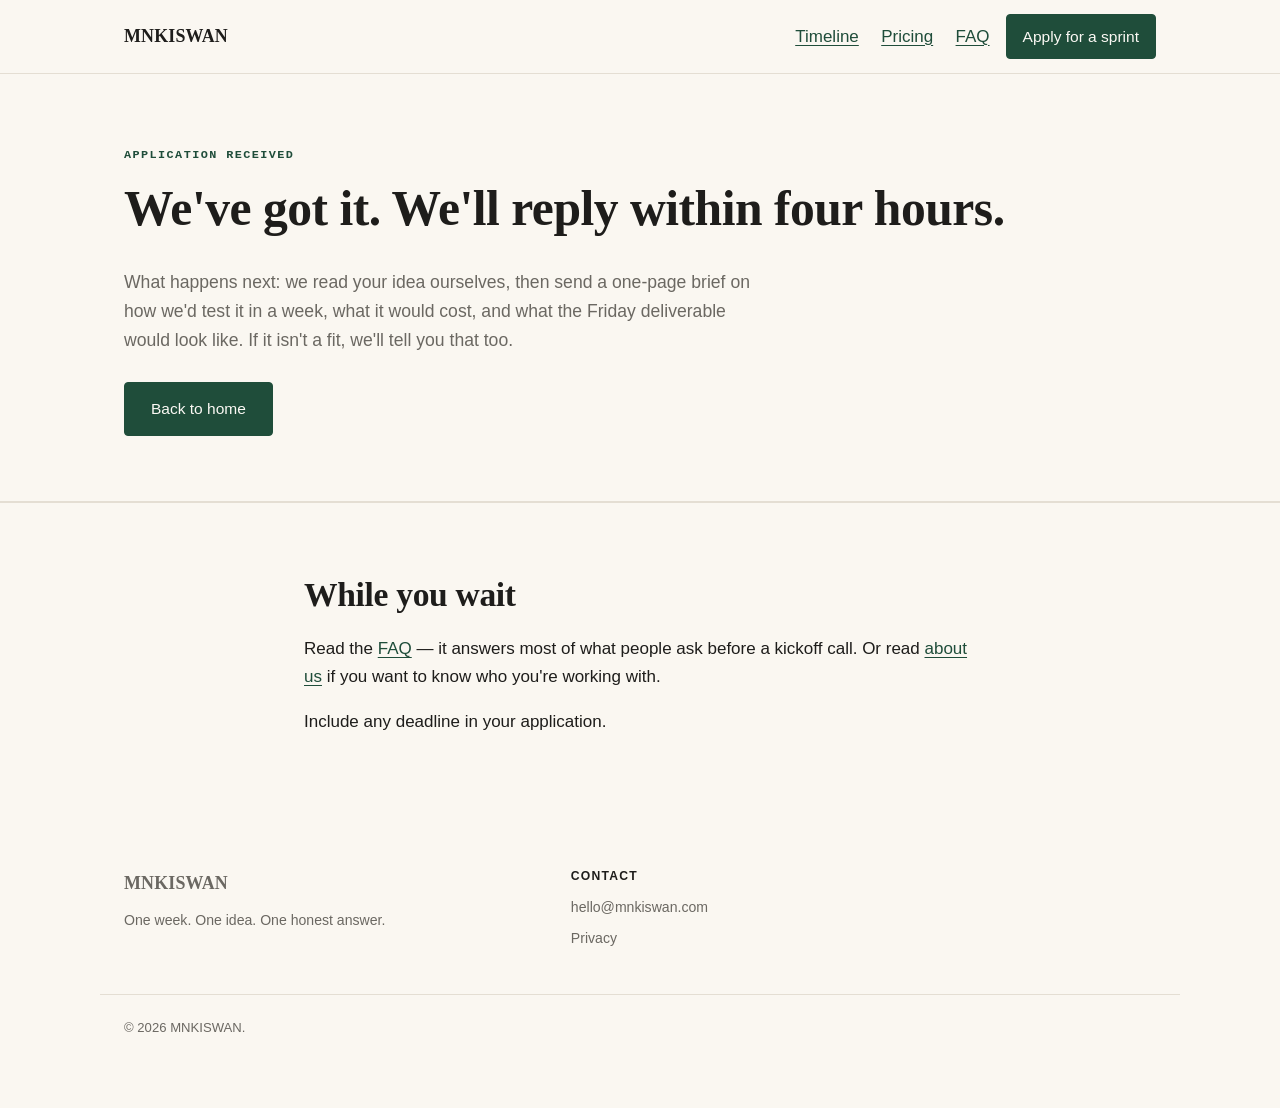
<file: sprints/thanks.html>
<!DOCTYPE html>
<html lang="en">
<head>
<meta charset="UTF-8">
<meta name="viewport" content="width=device-width, initial-scale=1.0">
<title>Application received — MNKISWAN</title>
<meta name="robots" content="noindex">
<link rel="stylesheet" href="styles.css">

<!-- Meta Pixel: fires Lead conversion on this page -->


</head>
<body>

<header class="site-header"><div class="nav"><a class="logo" href="index.html">MNKISWAN</a><nav aria-label="Main"><a href="index.html#how">Timeline</a><a href="index.html#pricing">Pricing</a><a href="faq.html">FAQ</a></nav><a class="btn" href="apply.html">Apply for a sprint</a></div></header>

<main>
  <section class="page-intro">
    <div class="wrap">
      <span class="eyebrow">Application received</span>
      <h1>We've got it. We'll reply within four hours.</h1>
      <p class="lede">What happens next: we read your idea ourselves, then send a one-page brief on how we'd test it in a week, what it would cost, and what the Friday deliverable would look like. If it isn't a fit, we'll tell you that too.</p>
      <p class="mt-2"><a class="btn" href="index.html">Back to home</a></p>
    </div>
  </section>

  <section>
    <div class="wrap narrow">
      <h2>While you wait</h2>
      <p>Read the <a href="faq.html">FAQ</a> — it answers most of what people ask before a kickoff call. Or read <a href="about.html">about us</a> if you want to know who you're working with.</p>
      <p>Include any deadline in your application.</p>
    </div>
  </section>
</main>

<footer class="site-footer">
  <div class="wrap">
    <div>
      <a class="logo" href="index.html">MNKISWAN</a>
      <p class="muted" style="margin-top:10px; max-width:26em;">One week. One idea. One honest answer.</p>
    </div>
    <div>
      <h4>Contact</h4>
      <ul>
        <li><a href="mailto:hello@mnkiswan.com">hello@mnkiswan.com</a></li>
        <li><a href="privacy.html">Privacy</a></li>
      </ul>
    </div>
  </div>
  <div class="wrap footer-base">
    <p>© <span id="year"></span> MNKISWAN.</p>
  </div>
</footer>

<button type="button" id="settings" hidden>Ad measurement settings</button><dialog id="consent"><h2>Allow ad measurement?</h2><p>Meta can record page views and successful applications. Your form answers are never included in these events.</p><button id="deny">Decline</button> <button id="allow">Allow</button></dialog><script src="config.js"></script><script src="script.js"></script>
</body>
</html>
</file>
<file: sprints/styles.css>
/* ============ TOKENS ============ */
*, *::before, *::after { box-sizing: border-box; }

:root {
  --bg: #FAF7F1;
  --card: #FFFDF8;
  --ink: #1E1D1B;
  --muted: #6B6862;
  --green: #1F4D3A;
  --green-hover: #163a2c;
  --green-soft: #E8EFE9;
  --red: #B23A2E;
  --line: #E4DED3;
  --max: 1080px;
  --narrow: 720px;
  --serif: Georgia, "Iowan Old Style", "Times New Roman", serif;
  --sans: -apple-system, BlinkMacSystemFont, "Segoe UI", Roboto, Helvetica, Arial, sans-serif;
  --mono: ui-monospace, "SF Mono", Menlo, Consolas, monospace;
}

html { scroll-behavior: smooth; -webkit-text-size-adjust: 100%; }

body {
  margin: 0;
  background: var(--bg);
  color: var(--ink);
  font-family: var(--sans);
  font-size: 17px;
  line-height: 1.65;
}

img { max-width: 100%; display: block; }

a { color: var(--green); text-decoration: underline; text-underline-offset: 3px; text-decoration-thickness: 1px; }
a:hover { text-decoration-thickness: 2px; }
a:focus-visible { outline: 2px solid var(--green); outline-offset: 3px; border-radius: 2px; }

h1, h2, h3, h4 { font-family: var(--serif); font-weight: 600; line-height: 1.2; letter-spacing: -0.01em; margin: 0 0 .6em; text-align: left; }
h1 { font-size: clamp(2rem, 6vw, 3.1rem); }
h2 { font-size: clamp(1.5rem, 4vw, 2.1rem); }
h3 { font-size: clamp(1.15rem, 2.5vw, 1.35rem); }
p { margin: 0 0 1em; }

.eyebrow {
  font-family: var(--mono);
  font-size: .74rem;
  font-weight: 600;
  letter-spacing: .12em;
  text-transform: uppercase;
  color: var(--green);
  margin-bottom: 1.1em;
  display: block;
}

.wrap { max-width: var(--max); margin: 0 auto; padding: 0 24px; }
.narrow { max-width: var(--narrow); margin: 0 auto; }
section { padding: 72px 0; }
section + section { border-top: 1px solid var(--line); }

/* header */
.site-header { position: sticky; top: 0; z-index: 50; background: rgba(250,247,241,.94); backdrop-filter: blur(8px); border-bottom: 1px solid var(--line); }
.nav { max-width: var(--max); margin: 0 auto; padding: 14px 24px; display: flex; align-items: center; justify-content: space-between; gap: 16px; position: relative; }
.logo { font-family: var(--serif); font-size: 1.12rem; font-weight: 600; color: var(--ink); text-decoration: none; letter-spacing: .01em; }
.nav-links { display: flex; align-items: center; gap: 24px; list-style: none; margin: 0; padding: 0; }
.nav-links a { font-size: .93rem; text-decoration: none; color: var(--ink); }
.nav-links a:hover { color: var(--green); text-decoration: underline; }
.nav-toggle { display: none; background: none; border: 1px solid var(--line); border-radius: 4px; padding: 6px 10px; cursor: pointer; color: var(--ink); font-size: 1rem; }

@media (max-width: 760px) {
  .nav-links {
    display: none;
    position: absolute;
    top: 100%; left: 0; right: 0;
    background: var(--bg);
    border-bottom: 1px solid var(--line);
    flex-direction: column;
    padding: 16px 24px 22px;
    gap: 14px;
    align-items: flex-start;
  }
  .nav-links.open { display: flex; }
  .nav-toggle { display: inline-block; }
}

/* buttons */
.btn {
  display: inline-block;
  background: var(--green);
  color: #FBF9F4;
  text-decoration: none;
  font-family: var(--sans);
  font-size: .97rem;
  font-weight: 500;
  padding: 13px 26px;
  border-radius: 4px;
  border: 1px solid var(--green);
  cursor: pointer;
  transition: background .15s ease;
  text-align: center;
}
.btn:hover { background: var(--green-hover); }
.btn:focus-visible { outline: 2px solid var(--ink); outline-offset: 3px; }
.btn-ghost { background: transparent; color: var(--green); }
.btn-ghost:hover { background: var(--green-soft); }
.btn-sm { padding: 9px 18px; font-size: .9rem; }
.btn-block { display: block; width: 100%; }

/* hero */
.hero { padding: 88px 0 72px; }
.hero h1 { max-width: 15em; }
.hero .lede { font-size: 1.13rem; max-width: 34em; color: var(--ink); margin-bottom: 1.8em; }
.cta-row { display: flex; flex-wrap: wrap; gap: 12px; margin-bottom: 1.4em; }
.micro { font-size: .88rem; color: var(--muted); }

@media (max-width: 600px) {
  .hero { padding: 56px 0 52px; }
  .cta-row .btn { width: 100%; }
}

/* trust bar */
.trust { padding: 26px 0; background: var(--green-soft); border-top: 1px solid var(--line); border-bottom: 1px solid var(--line); text-align: center; }
.trust p { margin: 0; font-size: .95rem; color: var(--green); }

/* grids */
.grid-2 { display: grid; grid-template-columns: 1fr 1fr; gap: 28px; }
.grid-3 { display: grid; grid-template-columns: repeat(3, 1fr); gap: 24px; }
@media (max-width: 820px) { .grid-2, .grid-3 { grid-template-columns: 1fr; } }

/* cards */
.card { background: var(--card); border: 1px solid var(--line); border-radius: 6px; padding: 28px 26px; }
.card h3 { margin-bottom: .5em; }
.card p:last-child, .card ul:last-child { margin-bottom: 0; }

/* lists */
.checklist { list-style: none; padding: 0; margin: 0; }
.checklist li { padding-left: 26px; position: relative; margin-bottom: .55em; }
.checklist li::before { content: "→"; position: absolute; left: 0; color: var(--green); font-weight: 700; }

/* timeline */
.timeline { list-style: none; padding: 0; margin: 0; counter-reset: day; }
.timeline li { position: relative; padding: 18px 0 18px 64px; border-bottom: 1px dashed var(--line); counter-increment: day; }
.timeline li:last-child { border-bottom: none; }
.timeline li::before {
  content: "0" counter(day);
  position: absolute; left: 0; top: 18px;
  font-family: var(--mono); font-size: .78rem; font-weight: 600;
  color: var(--green); background: var(--green-soft);
  width: 44px; height: 30px; border-radius: 4px;
  display: flex; align-items: center; justify-content: center;
}

/* pricing */
.price-card { display: flex; flex-direction: column; }
.price-card .price { font-family: var(--serif); font-size: 1.9rem; font-weight: 600; margin: .2em 0 .1em; }
.price-card .price small { font-family: var(--sans); font-size: .82rem; font-weight: 400; color: var(--muted); display: block; margin-top: 4px; }
.price-card .tag { font-family: var(--mono); font-size: .7rem; letter-spacing: .1em; text-transform: uppercase; color: var(--green); margin-bottom: .8em; }
.price-card.featured { border: 2px solid var(--green); background: #FDFCF7; }
.price-card ul { margin: .8em 0 1.4em; }
.price-card .btn { margin-top: auto; }

/* two-col */
.two-col { display: grid; grid-template-columns: 1fr 1fr; gap: 36px; }
@media (max-width: 820px) { .two-col { grid-template-columns: 1fr; gap: 28px; } }

/* FAQ */
.faq details { border-bottom: 1px solid var(--line); padding: 18px 0; }
.faq details:first-of-type { border-top: 1px solid var(--line); }
.faq summary { cursor: pointer; font-family: var(--serif); font-size: 1.1rem; font-weight: 600; list-style: none; display: flex; justify-content: space-between; gap: 16px; }
.faq summary::-webkit-details-marker { display: none; }
.faq summary::after { content: "+"; font-family: var(--sans); font-weight: 400; color: var(--green); font-size: 1.3rem; line-height: 1; }
.faq details[open] summary::after { content: "−"; }
.faq details p { margin: 14px 0 0; }

/* final cta */
.final-cta { text-align: center; padding: 88px 0; background: var(--green); color: #FBF9F4; }
.final-cta h2 { color: #FBF9F4; max-width: 22em; margin-left: auto; margin-right: auto; text-align: center; }
.final-cta p { color: rgba(251,249,244,.82); max-width: 34em; margin: 0 auto 1.8em; }
.final-cta .btn { background: #FBF9F4; color: var(--green); border-color: #FBF9F4; }
.final-cta .btn:hover { background: #fff; }

/* footer */
.site-footer { padding: 44px 0 56px; font-size: .88rem; color: var(--muted); }
.site-footer .wrap { display: grid; grid-template-columns: 1.5fr 1fr 1fr; gap: 32px; }
.site-footer h4 { font-family: var(--sans); font-size: .76rem; letter-spacing: .1em; text-transform: uppercase; color: var(--ink); margin-bottom: 1em; }
.site-footer ul { list-style: none; padding: 0; margin: 0; }
.site-footer li { margin-bottom: .55em; }
.site-footer a { color: var(--muted); text-decoration: none; }
.site-footer a:hover { color: var(--green); text-decoration: underline; }
.footer-base { border-top: 1px solid var(--line); margin-top: 36px; padding-top: 22px; font-size: .82rem; color: var(--muted); }
@media (max-width: 760px) { .site-footer .wrap { grid-template-columns: 1fr 1fr; } }
@media (max-width: 480px) { .site-footer .wrap { grid-template-columns: 1fr; } }

/* forms */
.form-grid { display: grid; grid-template-columns: 1fr 1fr; gap: 18px; }
.form-field { display: flex; flex-direction: column; gap: 6px; }
.form-field.full { grid-column: 1 / -1; }
.form-field label { font-size: .88rem; font-weight: 600; }
.form-field input, .form-field select, .form-field textarea {
  font-family: var(--sans); font-size: 1rem; padding: 12px 14px;
  border: 1px solid var(--line); border-radius: 4px; background: var(--card); color: var(--ink);
  width: 100%;
}
.form-field input:focus, .form-field select:focus, .form-field textarea:focus {
  outline: 2px solid var(--green); outline-offset: 1px; border-color: var(--green);
}
.form-field textarea { min-height: 130px; resize: vertical; }
.form-note { font-size: .85rem; color: var(--muted); margin-top: 14px; }
@media (max-width: 640px) { .form-grid { grid-template-columns: 1fr; } }

/* utilities */
.mt-2 { margin-top: 1.6em; }
.center { text-align: center; }
.muted { color: var(--muted); }

/* page intro */
.page-intro { padding: 72px 0 48px; border-bottom: 1px solid var(--line); }
.page-intro h1 { max-width: 18em; }
.page-intro .lede { font-size: 1.1rem; max-width: 36em; color: var(--muted); }.founding {background:var(--green);color:white;text-align:center;padding:.6rem 1rem;font-size:.9rem}
.nav nav {display:flex;gap:1.4rem;margin-left:auto}.nav .btn {padding:.55rem 1rem}
.hero h1 {font-size:clamp(2.5rem,6vw,4.6rem);max-width:11em;line-height:1.02}
.hero .eyebrow {text-transform:none;letter-spacing:0;font-family:var(--sans);font-size:1rem;max-width:40em}
.hero .lede {margin-bottom:.75rem}.problem {background:var(--green-soft)} .problem p {max-width:44em}
.decline {margin-top:2rem}.decline summary,button {cursor:pointer}.decline li {margin:.5em 0}
section[id] {scroll-margin-top:5rem}.price {overflow-wrap:anywhere}
dialog {max-width:min(28rem,90vw);border:1px solid var(--line);border-radius:8px;padding:1.5rem}
dialog button,#settings {font:inherit;padding:.5rem .9rem}button:disabled {opacity:.6;cursor:default}
@media(max-width:700px){.nav nav{display:none}.nav{padding:10px 14px;gap:8px}.hero{padding:32px 0}.wrap{padding-inline:18px}section{padding:44px 0}.nav .btn{font-size:.88rem}}

[hidden]{display:none!important}
</file>
